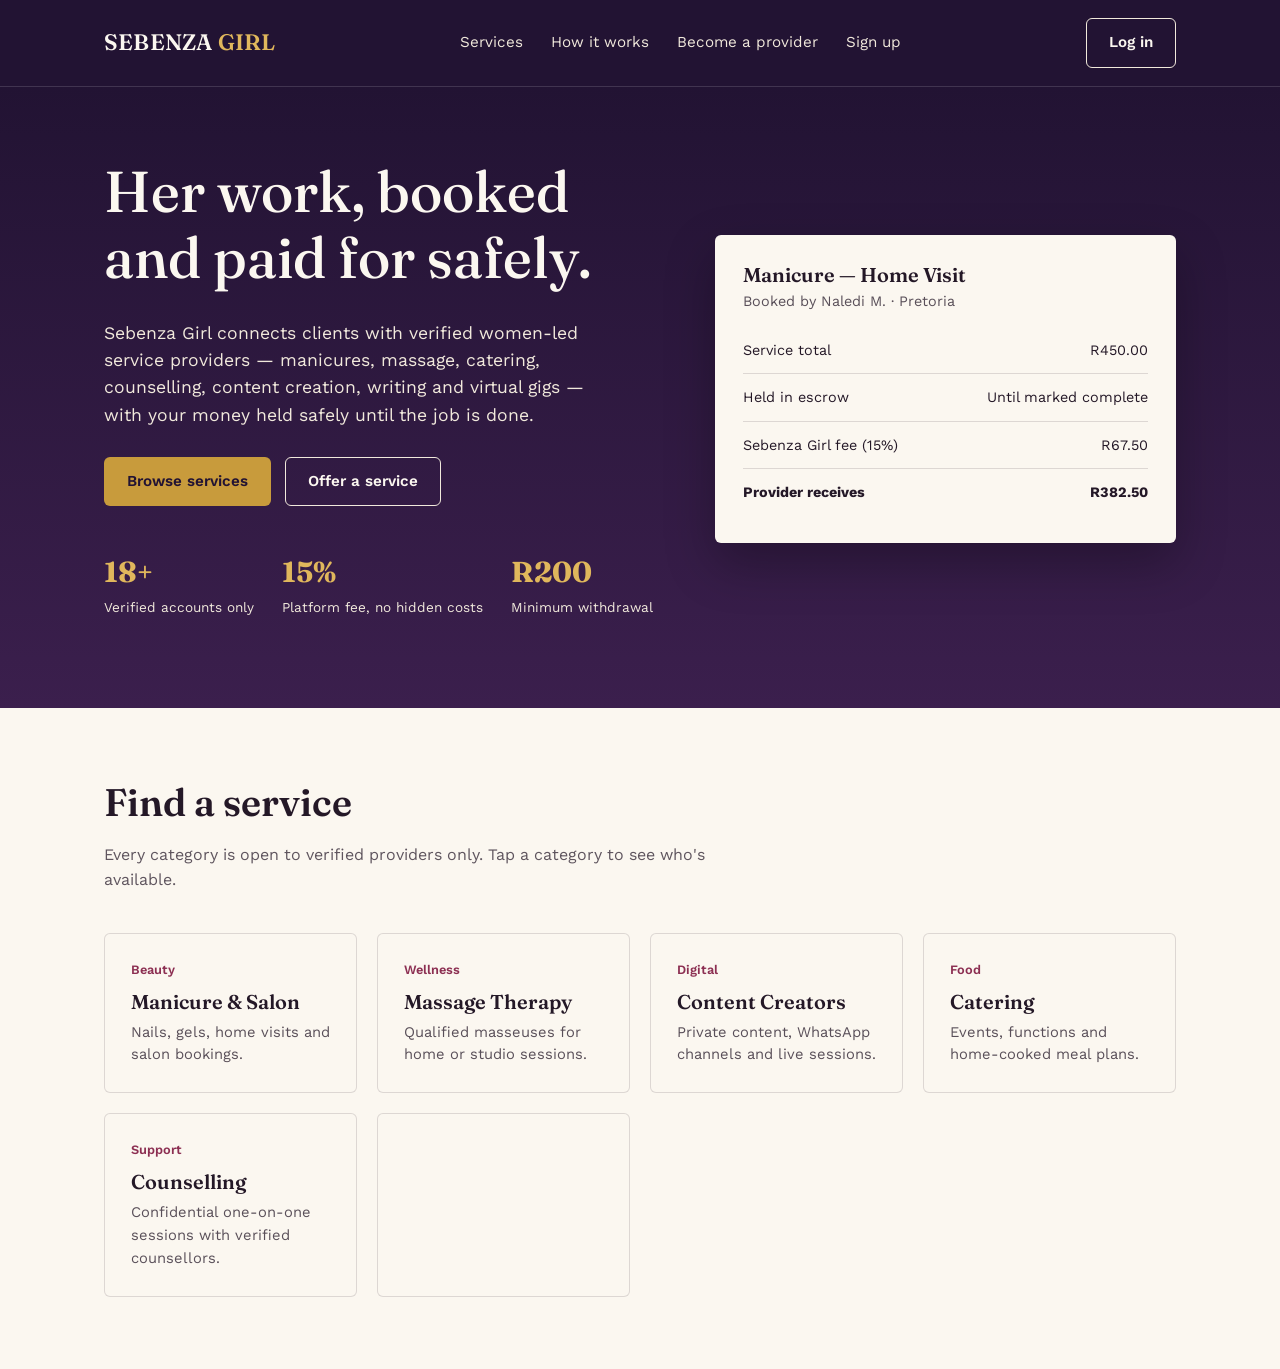
<file: index.html>
<!DOCTYPE html>
<html lang="en-ZA">
<head>
  <meta charset="UTF-8">
  <meta name="viewport" content="width=device-width, initial-scale=1.0">
  <title>Sebenza Girl | Book Trusted Women-Led Services in South Africa</title>
  <meta name="description" content="Sebenza Girl connects clients with verified, women-led service providers — manicurists, massage therapists, caterers, counsellors, writers and more. Book and pay safely, with funds held until the job is done.">
  <link rel="stylesheet" href="styles.css">
</head>
<body>

  <header class="site-header">
    <div class="container">
      <a href="index.html" class="logo">SEBENZA <span class="accent">GIRL</span></a>
      <ul class="nav-links" data-nav-links>
        <li><a href="services.html">Services</a></li>
        <li><a href="services.html#how-it-works">How it works</a></li>
        <li><a href="register.html">Become a provider</a></li>
        <li><a href="register.html">Sign up</a></li>
      </ul>
      <div class="nav-actions">
        <a href="register.html" class="btn btn-outline">Log in</a>
        <button class="nav-toggle" data-nav-toggle aria-label="Toggle menu" aria-expanded="false">☰</button>
      </div>
    </div>
  </header>

  <section class="hero">
    <div class="container">
      <div>
        <h1>Her work, booked and paid for safely.</h1>
        <p class="lede">Sebenza Girl connects clients with verified women-led service providers — manicures, massage, catering, counselling, content creation, writing and virtual gigs — with your money held safely until the job is done.</p>
        <div class="hero-actions">
          <a href="services.html" class="btn btn-primary">Browse services</a>
          <a href="register.html" class="btn btn-outline">Offer a service</a>
        </div>
        <div class="hero-stats">
          <div><strong>18+</strong><span>Verified accounts only</span></div>
          <div><strong>15%</strong><span>Platform fee, no hidden costs</span></div>
          <div><strong>R200</strong><span>Minimum withdrawal</span></div>
        </div>
      </div>
      <div class="hero-card">
        <h3>Manicure — Home Visit</h3>
        <p>Booked by Naledi M. · Pretoria</p>
        <div class="hero-card-row"><span>Service total</span><span>R450.00</span></div>
        <div class="hero-card-row"><span>Held in escrow</span><span>Until marked complete</span></div>
        <div class="hero-card-row"><span>Sebenza Girl fee (15%)</span><span>R67.50</span></div>
        <div class="hero-card-row"><span><strong>Provider receives</strong></span><span><strong>R382.50</strong></span></div>
      </div>
    </div>
  </section>

  <section>
    <div class="container">
      <div class="section-head">
        <h2>Find a service</h2>
        <p>Every category is open to verified providers only. Tap a category to see who's available.</p>
      </div>
      <div class="card-grid">
        <a class="category-card" href="manicure.html">
          <div class="kicker">Beauty</div>
          <h3>Manicure &amp; Salon</h3>
          <p>Nails, gels, home visits and salon bookings.</p>
        </a>
        <a class="category-card" href="services.html#massage">
          <div class="kicker">Wellness</div>
          <h3>Massage Therapy</h3>
          <p>Qualified masseuses for home or studio sessions.</p>
        </a>
        <a class="category-card" href="services.html#content">
          <div class="kicker">Digital</div>
          <h3>Content Creators</h3>
          <p>Private content, WhatsApp channels and live sessions.</p>
        </a>
        <a class="category-card" href="services.html#catering">
          <div class="kicker">Food</div>
          <h3>Catering</h3>
          <p>Events, functions and home-cooked meal plans.</p>
        </a>
        <a class="category-card" href="services.html#counselling">
          <div class="kicker">Support</div>
          <h3>Counselling</h3>
          <p>Confidential one-on-one sessions with verified counsellors.</p>
        </a>
        <a class="category-card" href="services.html#writing">
          <div class="k
</file>
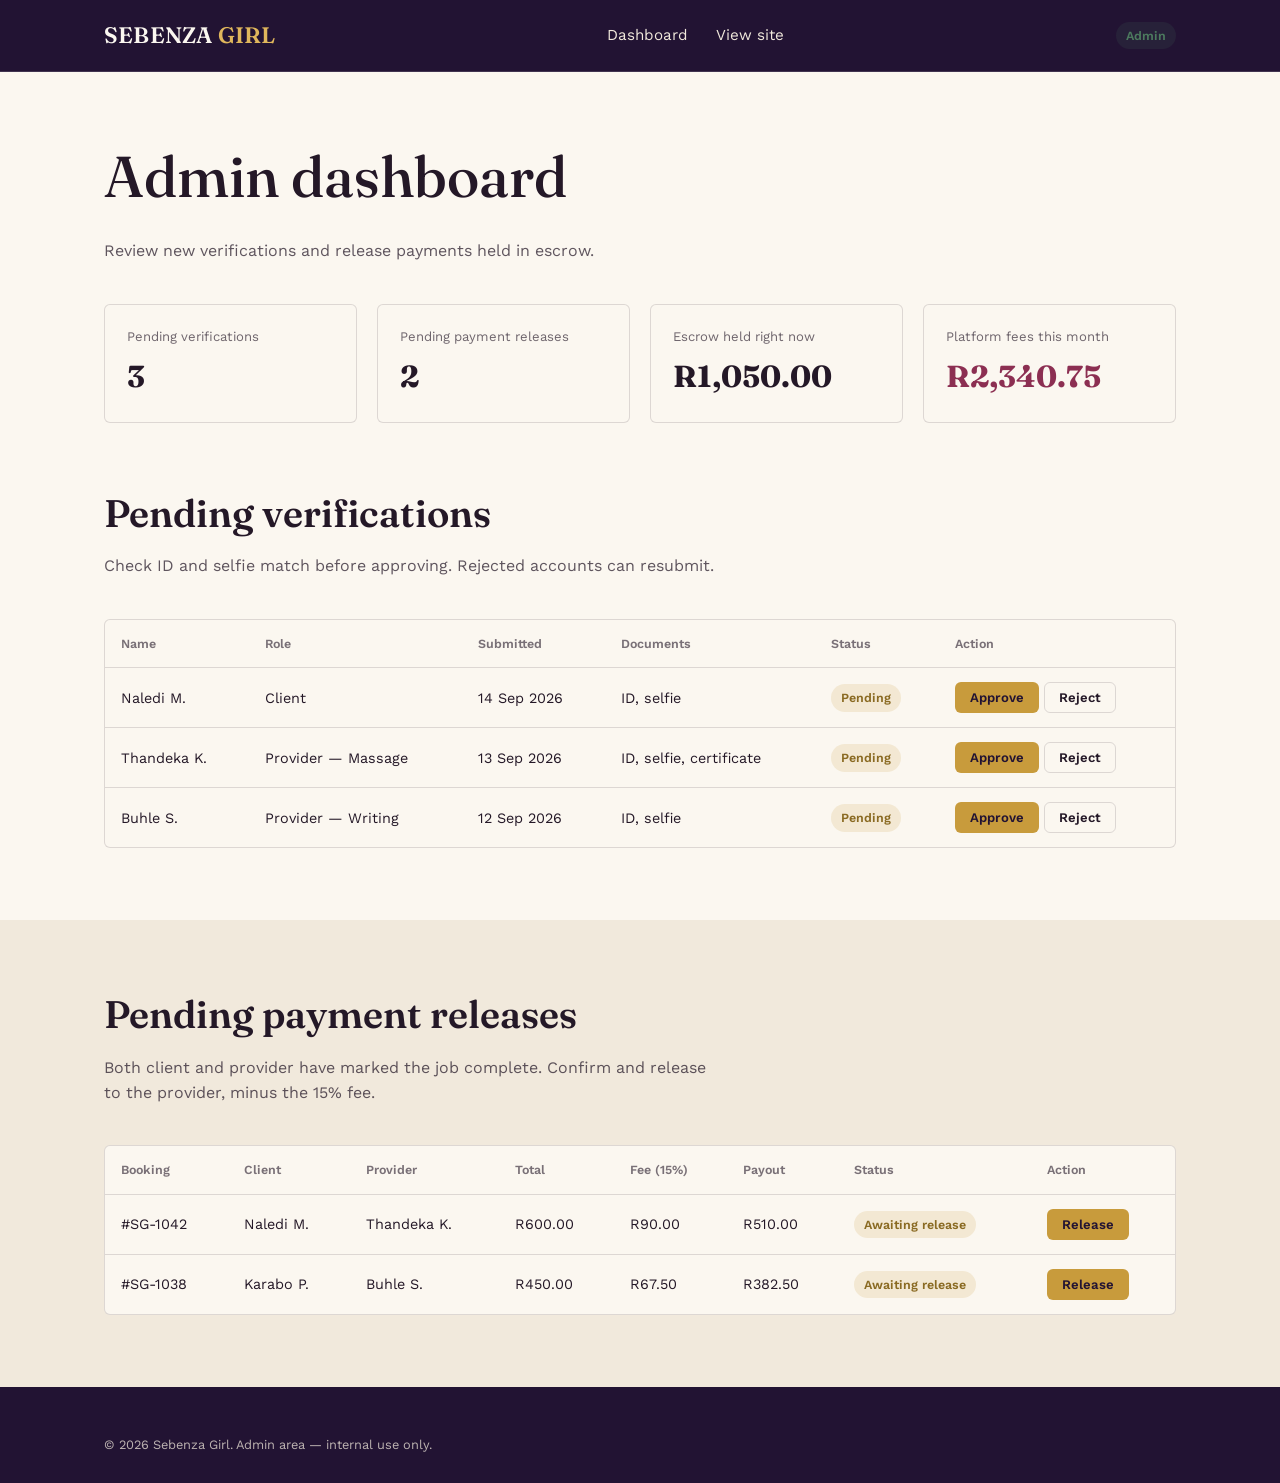
<file: admin-dashboard.html>
<!DOCTYPE html>
<html lang="en-ZA">
<head>
  <meta charset="UTF-8">
  <meta name="viewport" content="width=device-width, initial-scale=1.0">
  <title>Admin Dashboard | Sebenza Girl</title>
  <meta name="description" content="Sebenza Girl admin dashboard — review document verifications and release escrowed payments.">
  <meta name="robots" content="noindex, nofollow">
  <link rel="stylesheet" href="styles.css">
</head>
<body>

  <header class="site-header">
    <div class="container">
      <a href="index.html" class="logo">SEBENZA <span class="accent">GIRL</span></a>
      <ul class="nav-links" data-nav-links>
        <li><a href="admin-dashboard.html">Dashboard</a></li>
        <li><a href="index.html">View site</a></li>
      </ul>
      <div class="nav-actions">
        <span class="badge badge-approved">Admin</span>
        <button class="nav-toggle" data-nav-toggle aria-label="Toggle menu" aria-expanded="false">☰</button>
      </div>
    </div>
  </header>

  <section style="padding-bottom:28px;">
    <div class="container">
      <div class="section-head">
        <h1>Admin dashboard</h1>
        <p>Review new verifications and release payments held in escrow.</p>
      </div>

      <div class="stat-grid">
        <div class="stat-card"><span>Pending verifications</span><strong>3</strong></div>
        <div class="stat-card"><span>Pending payment releases</span><strong>2</strong></div>
        <div class="stat-card"><span>Escrow held right now</span><strong>R1,050.00</strong></div>
        <div class="stat-card"><span>Platform fees this month</span><strong class="gold">R2,340.75</strong></div>
      </div>
    </div>
  </section>

  <section style="padding-top:0;">
    <div class="container">
      <div class="section-head">
        <h2>Pending verifications</h2>
        <p>Check ID and selfie match before approving. Rejected accounts can resubmit.</p>
      </div>
      <div class="data-table-wrap">
        <table class="data-table">
          <thead>
            <tr><th>Name</th><th>Role</th><th>Submitted</th><th>Documents</th><th>Status</th><th>Action</th></tr>
          </thead>
          <tbody>
            <tr>
              <td>Naledi M.</td>
              <td>Client</td>
              <td>14 Sep 2026</td>
              <td>ID, selfie</td>
              <td data-status-cell><span class="badge badge-pending">Pending</span></td>
              <td>
                <button class="btn btn-primary" data-approve-btn>Approve</button>
                <button class="btn btn-outline" style="color:var(--ink); border-color:var(--line-dark);" data-reject-btn>Reject</button>
              </td>
            </tr>
            <tr>
              <td>Thandeka K.</td>
              <td>Provider — Massage</td>
              <td>13 Sep 2026</td>
              <td>ID, selfie, certificate</td>
              <td data-status-cell><span class="badge badge-pending">Pending</span></td>
              <td>
                <button class="btn btn-primary" data-approve-btn>Approve</button>
                <button class="btn btn-outline" style="color:var(--ink); border-color:var(--line-dark);" data-reject-btn>Reject</button>
              </td>
            </tr>
            <tr>
              <td>Buhle S.</td>
              <td>Provider — Writing</td>
              <td>12 Sep 2026</td>
              <td>ID, selfie</td>
              <td data-status-cell><span class="badge badge-pending">Pending</span></td>
              <td>
                <button class="btn btn-primary" data-approve-btn>Approve</button>
                <button class="btn btn-outline" style="color:var(--ink); border-color:var(--line-dark);" data-reject-btn>Reject</button>
              </td>
            </tr>
          </tbody>
        </table>
      </div>
    </div>
  </section>

  <section class="section-dim">
    <div class="container">
      <div class="section-head">
        <h2>Pending payment releases</h2>
        <p>Both client and provider have marked the job complete. Confirm and release to the provider, minus the 15% fee.</p>
      </div>
      <div class="data-table-wrap">
        <table class="data-table">
          <thead>
            <tr><th>Booking</th><th>Client</th><th>Provider</th><th>Total</th><th>Fee (15%)</th><th>Payout</th><th>Status</th><th>Action</th></tr>
          </thead>
          <tbody>
            <tr>
              <td>#SG-1042</td>
              <td>Naledi M.</td>
              <td>Thandeka K.</td>
              <td>R600.00</td>
              <td>R90.00</td>
              <td>R510.00</td>
              <td data-status-cell><span class="badge badge-pending">Awaiting release</span></td>
              <td><button class="btn btn-primary" data-release-btn>Release</button></td>
            </tr>
            <tr>
              <td>#SG-1038</td>
              <td>Karabo P.</td>
              <td>Buhle S.</td>
              <td>R450.00</td>
              <td>R67.50</td>
              <td>R382.50</td>
              <td data-status-cell><span class="badge badge-pending">Awaiting release</span></td>
              <td><button class="btn btn-primary" data-release-btn>Release</button></td>
            </tr>
          </tbody>
        </table>
      </div>
    </div>
  </section>

  <footer class="site-footer">
    <div class="container">
      <div class="footer-bottom" style="border-top:none; padding-top:0;">
        <span>© 2026 Sebenza Girl. Admin area — internal use only.</span>
      </div>
    </div>
  </footer>

  <script src="script.js"></script>
</body>
</html>
</file>
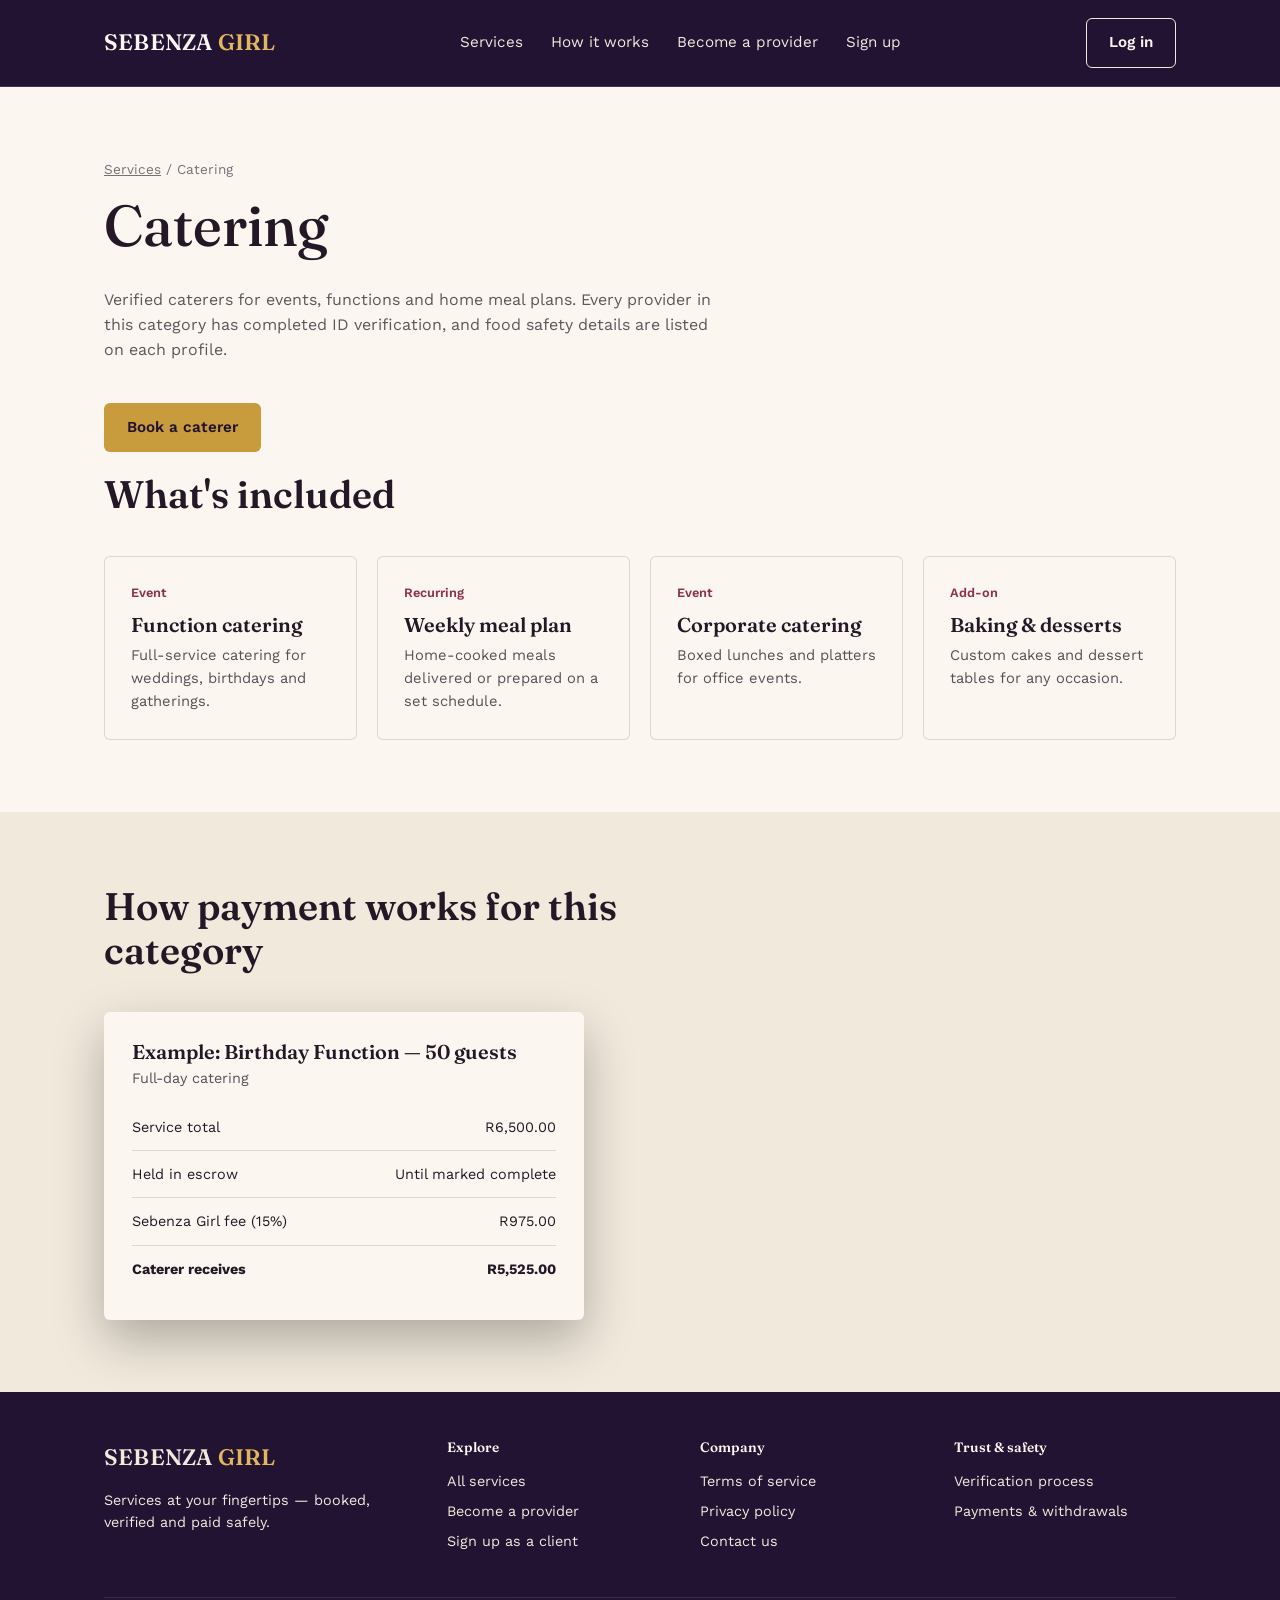
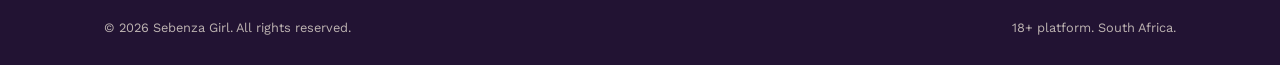
<file: catering.html>
<!DOCTYPE html>
<html lang="en-ZA">
<head>
  <meta charset="UTF-8">
  <meta name="viewport" content="width=device-width, initial-scale=1.0">
  <title>Catering Services | Sebenza Girl</title>
  <meta name="description" content="Book verified caterers on Sebenza Girl for events, functions and home-cooked meal plans. Paid safely, with funds held until the job is done.">
  <link rel="stylesheet" href="styles.css">
</head>
<body>

  <header class="site-header">
    <div class="container">
      <a href="index.html" class="logo">SEBENZA <span class="accent">GIRL</span></a>
      <ul class="nav-links" data-nav-links>
        <li><a href="services.html">Services</a></li>
        <li><a href="index.html#how-it-works">How it works</a></li>
        <li><a href="register.html">Become a provider</a></li>
        <li><a href="register.html">Sign up</a></li>
      </ul>
      <div class="nav-actions">
        <a href="register.html" class="btn btn-outline">Log in</a>
        <button class="nav-toggle" data-nav-toggle aria-label="Toggle menu" aria-expanded="false">☰</button>
      </div>
    </div>
  </header>

  <section style="padding-bottom: 20px;">
    <div class="container">
      <p style="font-size:0.85rem; opacity:0.6;"><a href="services.html">Services</a> / Catering</p>
      <div class="section-head">
        <h1>Catering</h1>
        <p>Verified caterers for events, functions and home meal plans. Every provider in this category has completed ID verification, and food safety details are listed on each profile.</p>
      </div>
      <a href="register.html" class="btn btn-primary">Book a caterer</a>
    </div>
  </section>

  <section style="padding-top: 0;">
    <div class="container">
      <div class="section-head">
        <h2>What's included</h2>
      </div>
      <div class="card-grid">
        <div class="category-card">
          <div class="kicker">Event</div>
          <h3>Function catering</h3>
          <p>Full-service catering for weddings, birthdays and gatherings.</p>
        </div>
        <div class="category-card">
          <div class="kicker">Recurring</div>
          <h3>Weekly meal plan</h3>
          <p>Home-cooked meals delivered or prepared on a set schedule.</p>
        </div>
        <div class="category-card">
          <div class="kicker">Event</div>
          <h3>Corporate catering</h3>
          <p>Boxed lunches and platters for office events.</p>
        </div>
        <div class="category-card">
          <div class="kicker">Add-on</div>
          <h3>Baking &amp; desserts</h3>
          <p>Custom cakes and dessert tables for any occasion.</p>
        </div>
      </div>
    </div>
  </section>

  <section class="section-dim">
    <div class="container">
      <div class="section-head">
        <h2>How payment works for this category</h2>
      </div>
      <div class="hero-card" style="max-width:480px;">
        <h3>Example: Birthday Function — 50 guests</h3>
        <p>Full-day catering</p>
        <div class="hero-card-row"><span>Service total</span><span>R6,500.00</span></div>
        <div class="hero-card-row"><span>Held in escrow</span><span>Until marked complete</span></div>
        <div class="hero-card-row"><span>Sebenza Girl fee (15%)</span><span>R975.00</span></div>
        <div class="hero-card-row"><span><strong>Caterer receives</strong></span><span><strong>R5,525.00</strong></span></div>
      </div>
    </div>
  </section>

  <footer class="site-footer">
    <div class="container">
      <div class="footer-grid">
        <div>
          <a href="index.html" class="logo">SEBENZA <span class="accent">GIRL</span></a>
          <p style="margin-top:14px; max-width: 40ch;">Services at your fingertips — booked, verified and paid safely.</p>
        </div>
        <div>
          <h4>Explore</h4>
          <ul>
            <li><a href="services.html">All services</a></li>
            <li><a href="register.html">Become a provider</a></li>
            <li><a href="register.html">Sign up as a client</a></li>
          </ul>
        </div>
        <div>
          <h4>Company</h4>
          <ul>
            <li><a href="terms.html">Terms of service</a></li>
            <li><a href="privacy.html">Privacy policy</a></li>
            <li><a href="contact.html">Contact us</a></li>
          </ul>
        </div>
        <div>
          <h4>Trust &amp; safety</h4>
          <ul>
            <li><a href="verify-documents.html">Verification process</a></li>
            <li><a href="wallet.html">Payments &amp; withdrawals</a></li>
          </ul>
        </div>
      </div>
      <div class="footer-bottom">
        <span>© 2026 Sebenza Girl. All rights reserved.</span>
        <span>18+ platform. South Africa.</span>
      </div>
    </div>
  </footer>

  <script src="script.js"></script>
</body>
</html>
</file>
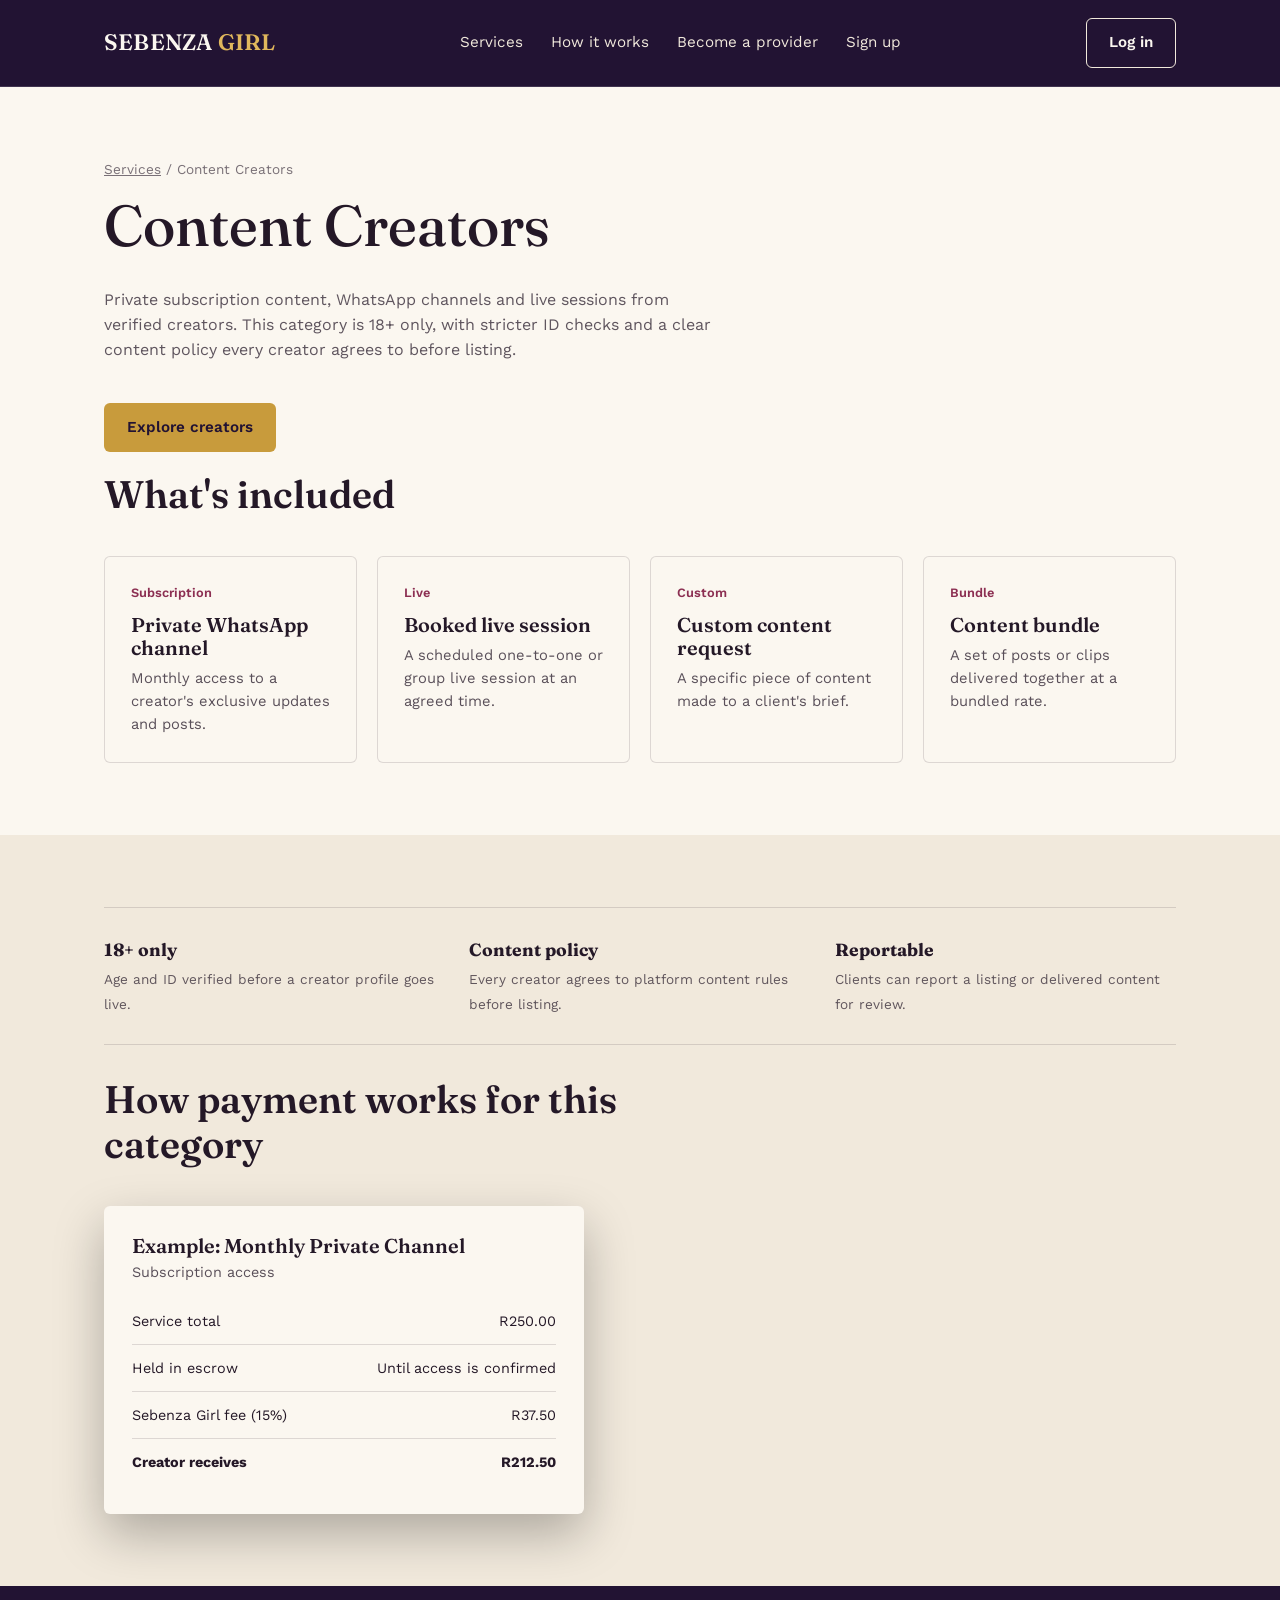
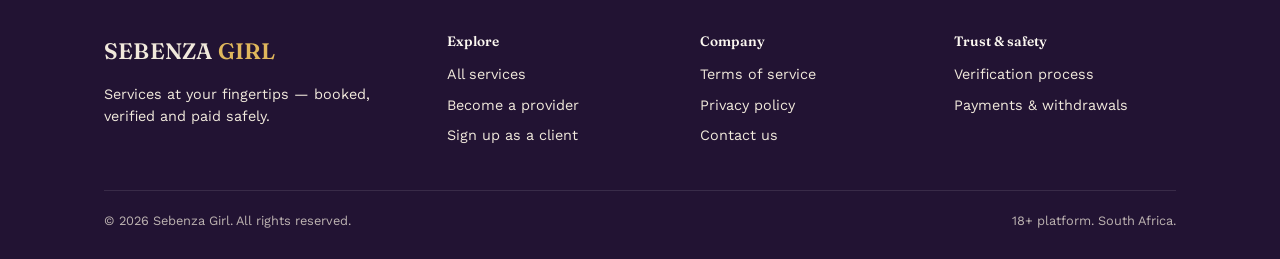
<file: content-creators.html>
<!DOCTYPE html>
<html lang="en-ZA">
<head>
  <meta charset="UTF-8">
  <meta name="viewport" content="width=device-width, initial-scale=1.0">
  <title>Content Creator Services | Sebenza Girl</title>
  <meta name="description" content="Book verified content creators on Sebenza Girl for private subscription content, WhatsApp channels and live sessions. 18+ verified accounts only, paid safely.">
  <link rel="stylesheet" href="styles.css">
</head>
<body>

  <header class="site-header">
    <div class="container">
      <a href="index.html" class="logo">SEBENZA <span class="accent">GIRL</span></a>
      <ul class="nav-links" data-nav-links>
        <li><a href="services.html">Services</a></li>
        <li><a href="index.html#how-it-works">How it works</a></li>
        <li><a href="register.html">Become a provider</a></li>
        <li><a href="register.html">Sign up</a></li>
      </ul>
      <div class="nav-actions">
        <a href="register.html" class="btn btn-outline">Log in</a>
        <button class="nav-toggle" data-nav-toggle aria-label="Toggle menu" aria-expanded="false">☰</button>
      </div>
    </div>
  </header>

  <section style="padding-bottom: 20px;">
    <div class="container">
      <p style="font-size:0.85rem; opacity:0.6;"><a href="services.html">Services</a> / Content Creators</p>
      <div class="section-head">
        <h1>Content Creators</h1>
        <p>Private subscription content, WhatsApp channels and live sessions from verified creators. This category is 18+ only, with stricter ID checks and a clear content policy every creator agrees to before listing.</p>
      </div>
      <a href="register.html" class="btn btn-primary">Explore creators</a>
    </div>
  </section>

  <section style="padding-top: 0;">
    <div class="container">
      <div class="section-head">
        <h2>What's included</h2>
      </div>
      <div class="card-grid">
        <div class="category-card">
          <div class="kicker">Subscription</div>
          <h3>Private WhatsApp channel</h3>
          <p>Monthly access to a creator's exclusive updates and posts.</p>
        </div>
        <div class="category-card">
          <div class="kicker">Live</div>
          <h3>Booked live session</h3>
          <p>A scheduled one-to-one or group live session at an agreed time.</p>
        </div>
        <div class="category-card">
          <div class="kicker">Custom</div>
          <h3>Custom content request</h3>
          <p>A specific piece of content made to a client's brief.</p>
        </div>
        <div class="category-card">
          <div class="kicker">Bundle</div>
          <h3>Content bundle</h3>
          <p>A set of posts or clips delivered together at a bundled rate.</p>
        </div>
      </div>
    </div>
  </section>

  <section class="section-dim">
    <div class="container">
      <div class="trust-strip" style="margin:0 0 32px;">
        <div><strong>18+ only</strong><span>Age and ID verified before a creator profile goes live.</span></div>
        <div><strong>Content policy</strong><span>Every creator agrees to platform content rules before listing.</span></div>
        <div><strong>Reportable</strong><span>Clients can report a listing or delivered content for review.</span></div>
      </div>
      <div class="section-head">
        <h2>How payment works for this category</h2>
      </div>
      <div class="hero-card" style="max-width:480px;">
        <h3>Example: Monthly Private Channel</h3>
        <p>Subscription access</p>
        <div class="hero-card-row"><span>Service total</span><span>R250.00</span></div>
        <div class="hero-card-row"><span>Held in escrow</span><span>Until access is confirmed</span></div>
        <div class="hero-card-row"><span>Sebenza Girl fee (15%)</span><span>R37.50</span></div>
        <div class="hero-card-row"><span><strong>Creator receives</strong></span><span><strong>R212.50</strong></span></div>
      </div>
    </div>
  </section>

  <footer class="site-footer">
    <div class="container">
      <div class="footer-grid">
        <div>
          <a href="index.html" class="logo">SEBENZA <span class="accent">GIRL</span></a>
          <p style="margin-top:14px; max-width: 40ch;">Services at your fingertips — booked, verified and paid safely.</p>
        </div>
        <div>
          <h4>Explore</h4>
          <ul>
            <li><a href="services.html">All services</a></li>
            <li><a href="register.html">Become a provider</a></li>
            <li><a href="register.html">Sign up as a client</a></li>
          </ul>
        </div>
        <div>
          <h4>Company</h4>
          <ul>
            <li><a href="terms.html">Terms of service</a></li>
            <li><a href="privacy.html">Privacy policy</a></li>
            <li><a href="contact.html">Contact us</a></li>
          </ul>
        </div>
        <div>
          <h4>Trust &amp; safety</h4>
          <ul>
            <li><a href="verify-documents.html">Verification process</a></li>
            <li><a href="wallet.html">Payments &amp; withdrawals</a></li>
          </ul>
        </div>
      </div>
      <div class="footer-bottom">
        <span>© 2026 Sebenza Girl. All rights reserved.</span>
        <span>18+ platform. South Africa.</span>
      </div>
    </div>
  </footer>

  <script src="script.js"></script>
</body>
</html>
</file>
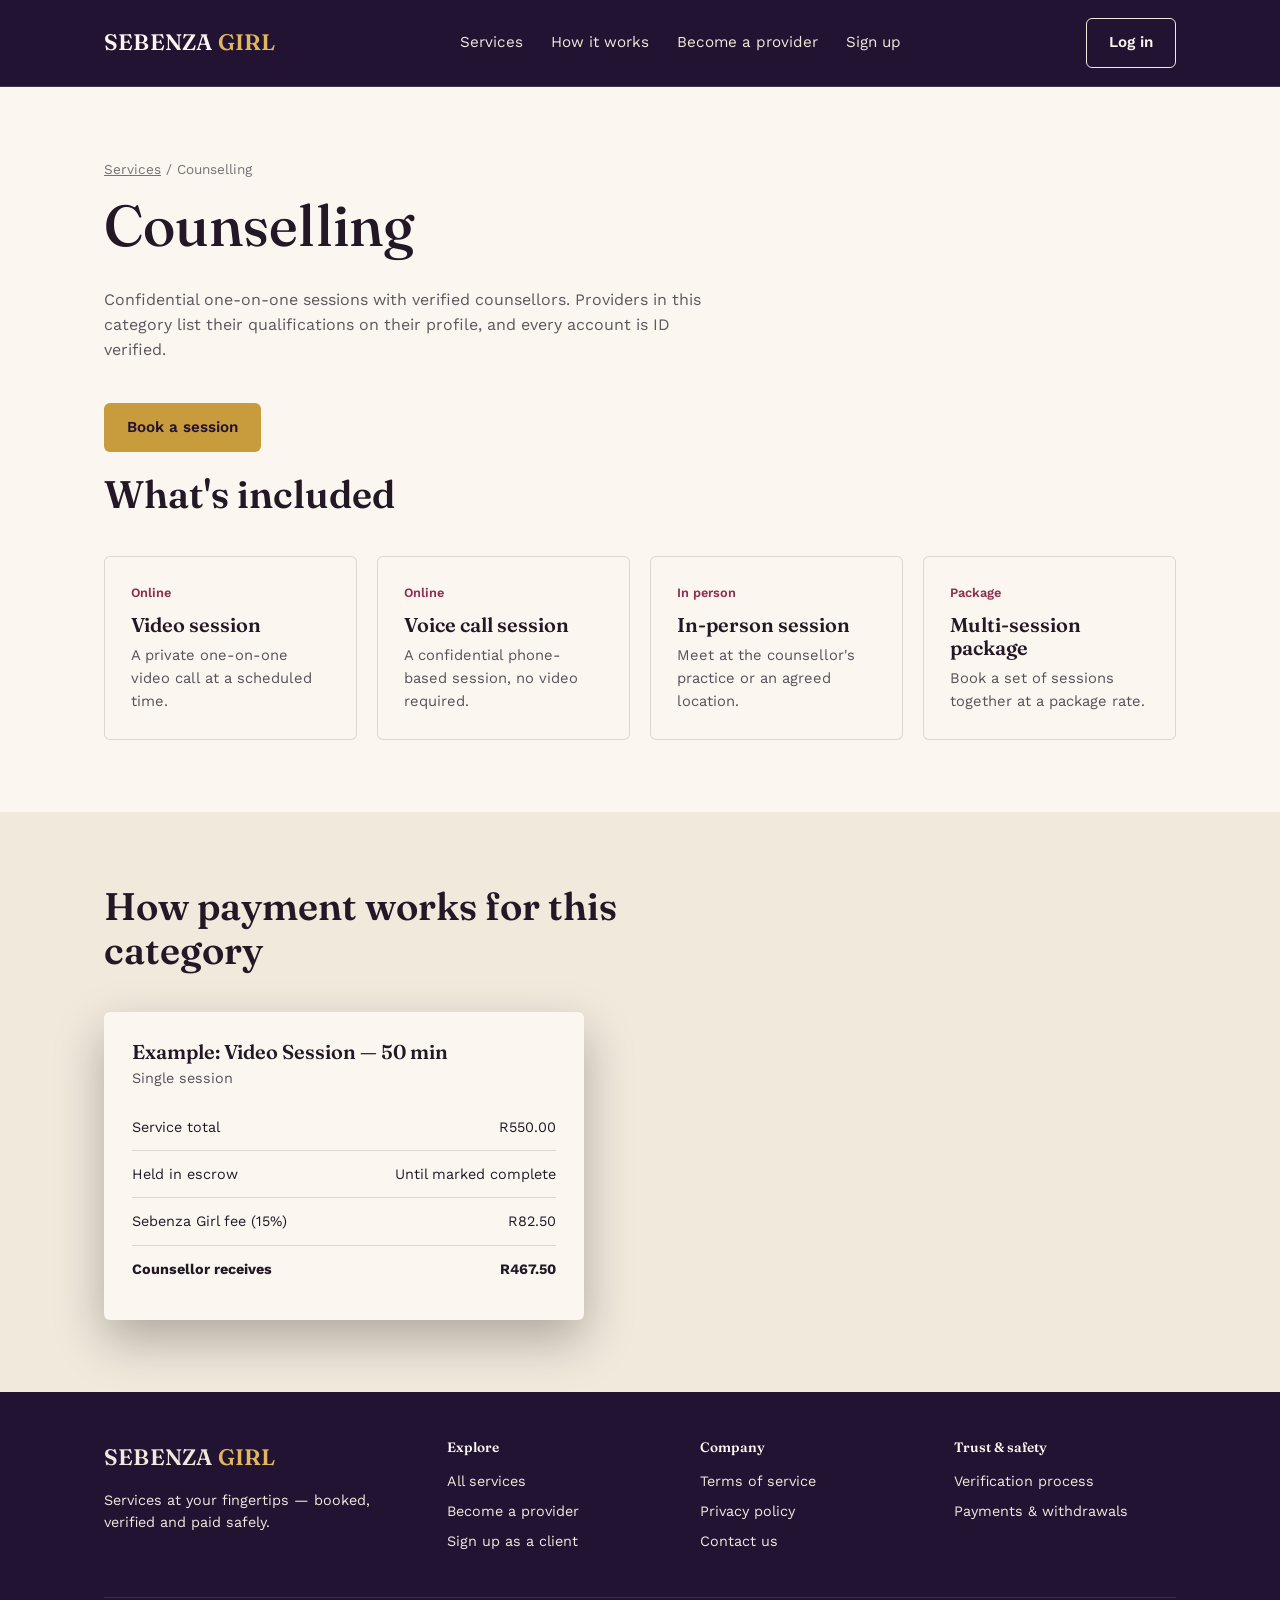
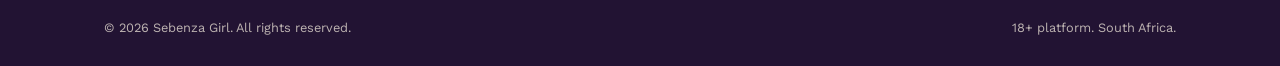
<file: counselling.html>
<!DOCTYPE html>
<html lang="en-ZA">
<head>
  <meta charset="UTF-8">
  <meta name="viewport" content="width=device-width, initial-scale=1.0">
  <title>Counselling Services | Sebenza Girl</title>
  <meta name="description" content="Book confidential sessions with verified counsellors on Sebenza Girl. Paid safely, with funds held until the session is confirmed complete.">
  <link rel="stylesheet" href="styles.css">
</head>
<body>

  <header class="site-header">
    <div class="container">
      <a href="index.html" class="logo">SEBENZA <span class="accent">GIRL</span></a>
      <ul class="nav-links" data-nav-links>
        <li><a href="services.html">Services</a></li>
        <li><a href="index.html#how-it-works">How it works</a></li>
        <li><a href="register.html">Become a provider</a></li>
        <li><a href="register.html">Sign up</a></li>
      </ul>
      <div class="nav-actions">
        <a href="register.html" class="btn btn-outline">Log in</a>
        <button class="nav-toggle" data-nav-toggle aria-label="Toggle menu" aria-expanded="false">☰</button>
      </div>
    </div>
  </header>

  <section style="padding-bottom: 20px;">
    <div class="container">
      <p style="font-size:0.85rem; opacity:0.6;"><a href="services.html">Services</a> / Counselling</p>
      <div class="section-head">
        <h1>Counselling</h1>
        <p>Confidential one-on-one sessions with verified counsellors. Providers in this category list their qualifications on their profile, and every account is ID verified.</p>
      </div>
      <a href="register.html" class="btn btn-primary">Book a session</a>
    </div>
  </section>

  <section style="padding-top: 0;">
    <div class="container">
      <div class="section-head">
        <h2>What's included</h2>
      </div>
      <div class="card-grid">
        <div class="category-card">
          <div class="kicker">Online</div>
          <h3>Video session</h3>
          <p>A private one-on-one video call at a scheduled time.</p>
        </div>
        <div class="category-card">
          <div class="kicker">Online</div>
          <h3>Voice call session</h3>
          <p>A confidential phone-based session, no video required.</p>
        </div>
        <div class="category-card">
          <div class="kicker">In person</div>
          <h3>In-person session</h3>
          <p>Meet at the counsellor's practice or an agreed location.</p>
        </div>
        <div class="category-card">
          <div class="kicker">Package</div>
          <h3>Multi-session package</h3>
          <p>Book a set of sessions together at a package rate.</p>
        </div>
      </div>
    </div>
  </section>

  <section class="section-dim">
    <div class="container">
      <div class="section-head">
        <h2>How payment works for this category</h2>
      </div>
      <div class="hero-card" style="max-width:480px;">
        <h3>Example: Video Session — 50 min</h3>
        <p>Single session</p>
        <div class="hero-card-row"><span>Service total</span><span>R550.00</span></div>
        <div class="hero-card-row"><span>Held in escrow</span><span>Until marked complete</span></div>
        <div class="hero-card-row"><span>Sebenza Girl fee (15%)</span><span>R82.50</span></div>
        <div class="hero-card-row"><span><strong>Counsellor receives</strong></span><span><strong>R467.50</strong></span></div>
      </div>
    </div>
  </section>

  <footer class="site-footer">
    <div class="container">
      <div class="footer-grid">
        <div>
          <a href="index.html" class="logo">SEBENZA <span class="accent">GIRL</span></a>
          <p style="margin-top:14px; max-width: 40ch;">Services at your fingertips — booked, verified and paid safely.</p>
        </div>
        <div>
          <h4>Explore</h4>
          <ul>
            <li><a href="services.html">All services</a></li>
            <li><a href="register.html">Become a provider</a></li>
            <li><a href="register.html">Sign up as a client</a></li>
          </ul>
        </div>
        <div>
          <h4>Company</h4>
          <ul>
            <li><a href="terms.html">Terms of service</a></li>
            <li><a href="privacy.html">Privacy policy</a></li>
            <li><a href="contact.html">Contact us</a></li>
          </ul>
        </div>
        <div>
          <h4>Trust &amp; safety</h4>
          <ul>
            <li><a href="verify-documents.html">Verification process</a></li>
            <li><a href="wallet.html">Payments &amp; withdrawals</a></li>
          </ul>
        </div>
      </div>
      <div class="footer-bottom">
        <span>© 2026 Sebenza Girl. All rights reserved.</span>
        <span>18+ platform. South Africa.</span>
      </div>
    </div>
  </footer>

  <script src="script.js"></script>
</body>
</html>
</file>
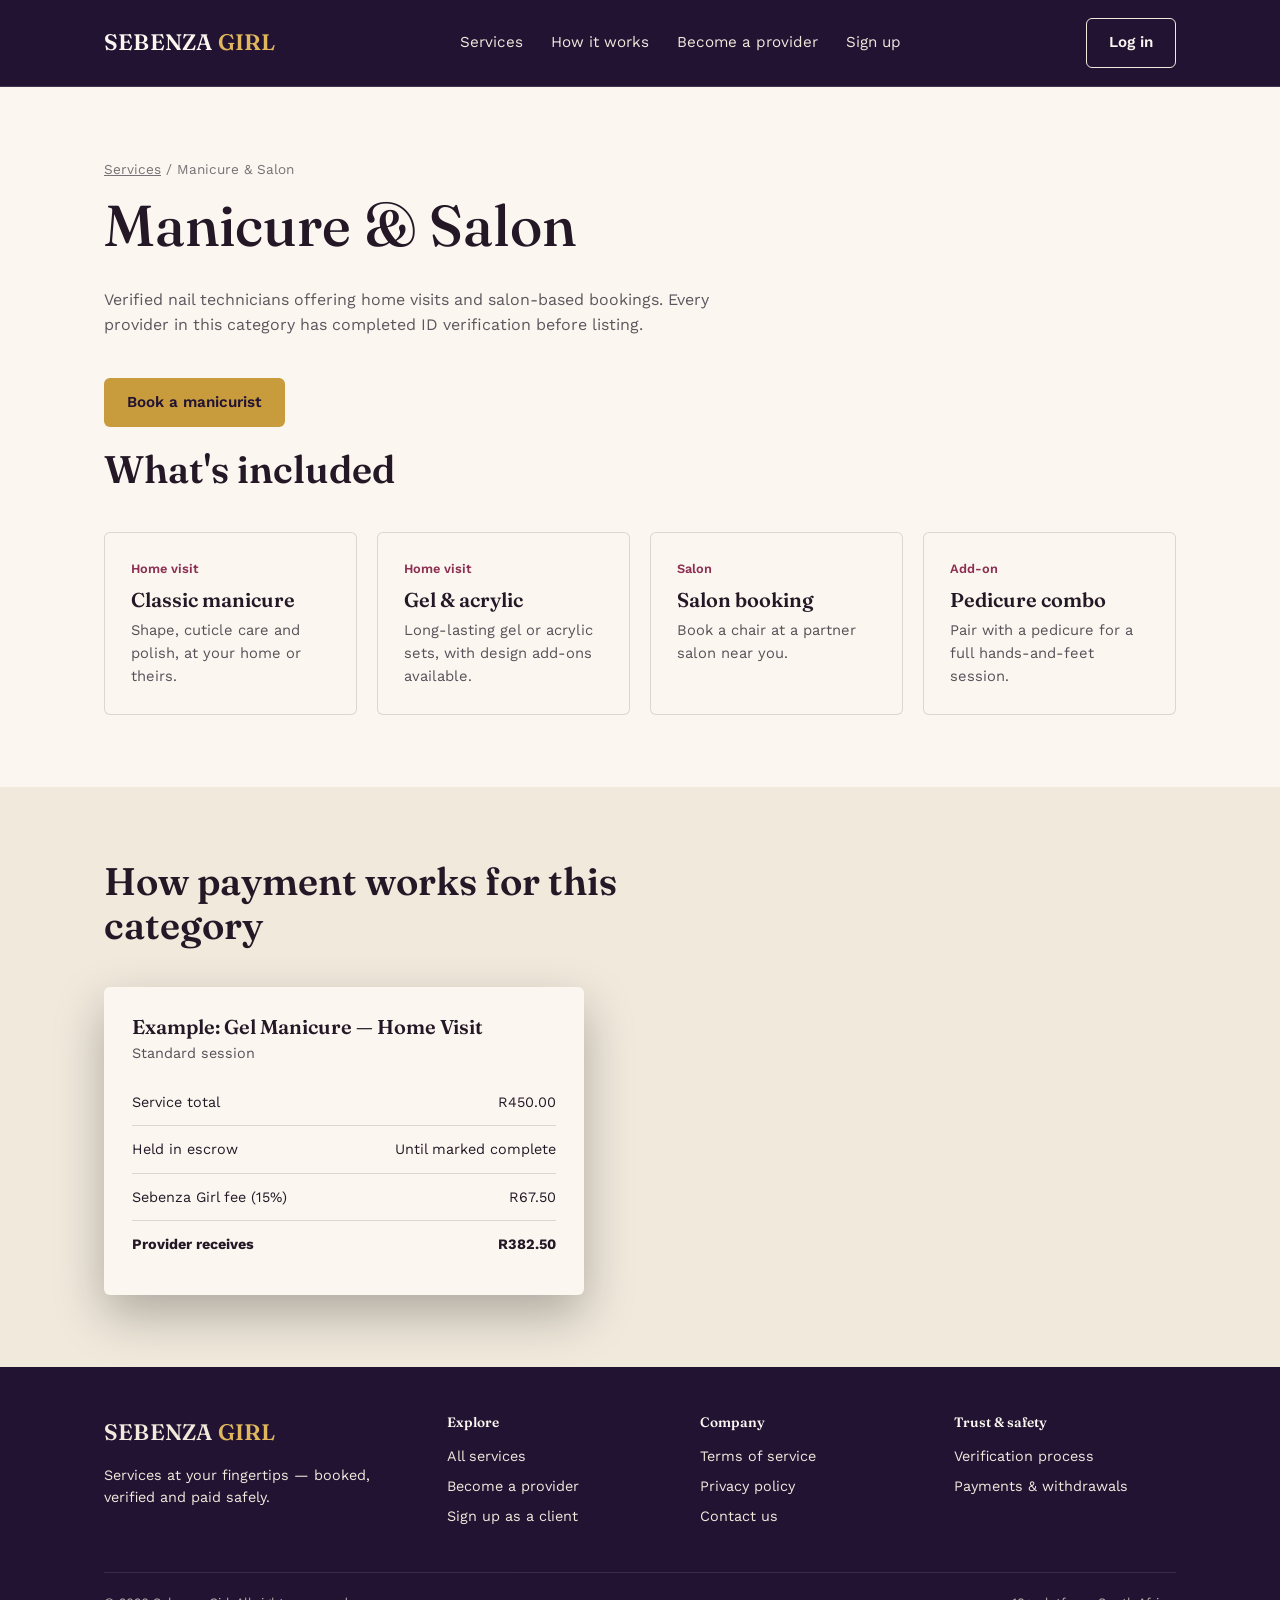
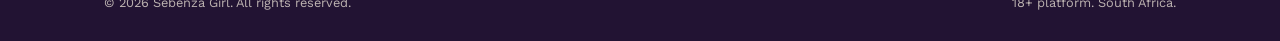
<file: manicure.html>
<!DOCTYPE html>
<html lang="en-ZA">
<head>
  <meta charset="UTF-8">
  <meta name="viewport" content="width=device-width, initial-scale=1.0">
  <title>Manicure &amp; Salon Services | Sebenza Girl</title>
  <meta name="description" content="Book verified manicurists and nail technicians on Sebenza Girl. Home visits and salon bookings, paid safely with funds held until the job is done.">
  <link rel="stylesheet" href="styles.css">
</head>
<body>

  <header class="site-header">
    <div class="container">
      <a href="index.html" class="logo">SEBENZA <span class="accent">GIRL</span></a>
      <ul class="nav-links" data-nav-links>
        <li><a href="services.html">Services</a></li>
        <li><a href="index.html#how-it-works">How it works</a></li>
        <li><a href="register.html">Become a provider</a></li>
        <li><a href="register.html">Sign up</a></li>
      </ul>
      <div class="nav-actions">
        <a href="register.html" class="btn btn-outline">Log in</a>
        <button class="nav-toggle" data-nav-toggle aria-label="Toggle menu" aria-expanded="false">☰</button>
      </div>
    </div>
  </header>

  <section style="padding-bottom: 20px;">
    <div class="container">
      <p style="font-size:0.85rem; opacity:0.6;"><a href="services.html">Services</a> / Manicure &amp; Salon</p>
      <div class="section-head">
        <h1>Manicure &amp; Salon</h1>
        <p>Verified nail technicians offering home visits and salon-based bookings. Every provider in this category has completed ID verification before listing.</p>
      </div>
      <a href="register.html" class="btn btn-primary">Book a manicurist</a>
    </div>
  </section>

  <section style="padding-top: 0;">
    <div class="container">
      <div class="section-head">
        <h2>What's included</h2>
      </div>
      <div class="card-grid">
        <div class="category-card">
          <div class="kicker">Home visit</div>
          <h3>Classic manicure</h3>
          <p>Shape, cuticle care and polish, at your home or theirs.</p>
        </div>
        <div class="category-card">
          <div class="kicker">Home visit</div>
          <h3>Gel &amp; acrylic</h3>
          <p>Long-lasting gel or acrylic sets, with design add-ons available.</p>
        </div>
        <div class="category-card">
          <div class="kicker">Salon</div>
          <h3>Salon booking</h3>
          <p>Book a chair at a partner salon near you.</p>
        </div>
        <div class="category-card">
          <div class="kicker">Add-on</div>
          <h3>Pedicure combo</h3>
          <p>Pair with a pedicure for a full hands-and-feet session.</p>
        </div>
      </div>
    </div>
  </section>

  <section class="section-dim">
    <div class="container">
      <div class="section-head">
        <h2>How payment works for this category</h2>
      </div>
      <div class="hero-card" style="max-width:480px;">
        <h3>Example: Gel Manicure — Home Visit</h3>
        <p>Standard session</p>
        <div class="hero-card-row"><span>Service total</span><span>R450.00</span></div>
        <div class="hero-card-row"><span>Held in escrow</span><span>Until marked complete</span></div>
        <div class="hero-card-row"><span>Sebenza Girl fee (15%)</span><span>R67.50</span></div>
        <div class="hero-card-row"><span><strong>Provider receives</strong></span><span><strong>R382.50</strong></span></div>
      </div>
    </div>
  </section>

  <footer class="site-footer">
    <div class="container">
      <div class="footer-grid">
        <div>
          <a href="index.html" class="logo">SEBENZA <span class="accent">GIRL</span></a>
          <p style="margin-top:14px; max-width: 40ch;">Services at your fingertips — booked, verified and paid safely.</p>
        </div>
        <div>
          <h4>Explore</h4>
          <ul>
            <li><a href="services.html">All services</a></li>
            <li><a href="register.html">Become a provider</a></li>
            <li><a href="register.html">Sign up as a client</a></li>
          </ul>
        </div>
        <div>
          <h4>Company</h4>
          <ul>
            <li><a href="terms.html">Terms of service</a></li>
            <li><a href="privacy.html">Privacy policy</a></li>
            <li><a href="contact.html">Contact us</a></li>
          </ul>
        </div>
        <div>
          <h4>Trust &amp; safety</h4>
          <ul>
            <li><a href="verify-documents.html">Verification process</a></li>
            <li><a href="wallet.html">Payments &amp; withdrawals</a></li>
          </ul>
        </div>
      </div>
      <div class="footer-bottom">
        <span>© 2026 Sebenza Girl. All rights reserved.</span>
        <span>18+ platform. South Africa.</span>
      </div>
    </div>
  </footer>

  <script src="script.js"></script>
</body>
</html>
</file>
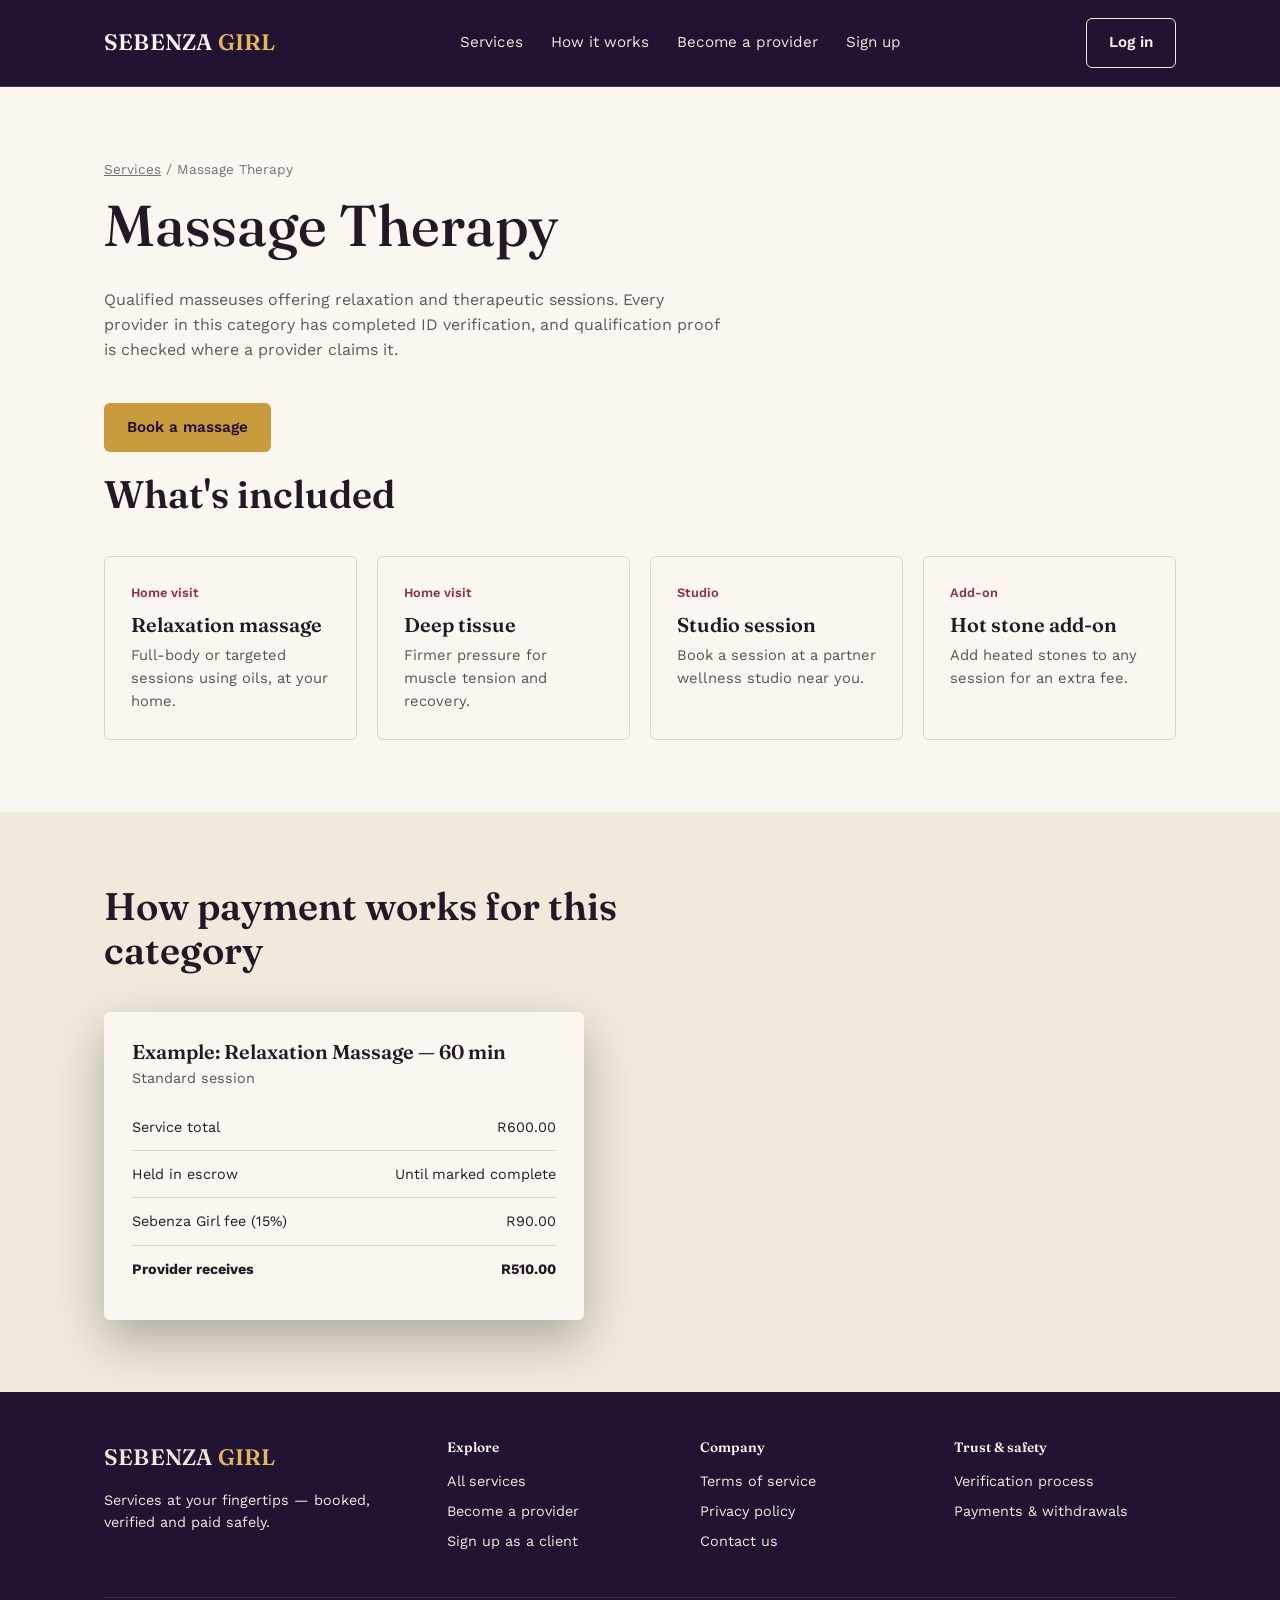
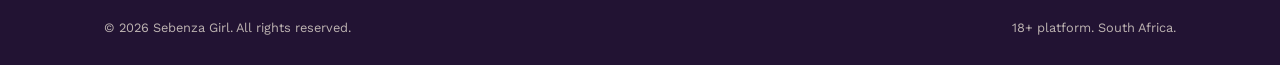
<file: massage.html>
<!DOCTYPE html>
<html lang="en-ZA">
<head>
  <meta charset="UTF-8">
  <meta name="viewport" content="width=device-width, initial-scale=1.0">
  <title>Massage Therapy Services | Sebenza Girl</title>
  <meta name="description" content="Book verified massage therapists on Sebenza Girl. Home visits and studio sessions, paid safely with funds held until the job is done.">
  <link rel="stylesheet" href="styles.css">
</head>
<body>

  <header class="site-header">
    <div class="container">
      <a href="index.html" class="logo">SEBENZA <span class="accent">GIRL</span></a>
      <ul class="nav-links" data-nav-links>
        <li><a href="services.html">Services</a></li>
        <li><a href="index.html#how-it-works">How it works</a></li>
        <li><a href="register.html">Become a provider</a></li>
        <li><a href="register.html">Sign up</a></li>
      </ul>
      <div class="nav-actions">
        <a href="register.html" class="btn btn-outline">Log in</a>
        <button class="nav-toggle" data-nav-toggle aria-label="Toggle menu" aria-expanded="false">☰</button>
      </div>
    </div>
  </header>

  <section style="padding-bottom: 20px;">
    <div class="container">
      <p style="font-size:0.85rem; opacity:0.6;"><a href="services.html">Services</a> / Massage Therapy</p>
      <div class="section-head">
        <h1>Massage Therapy</h1>
        <p>Qualified masseuses offering relaxation and therapeutic sessions. Every provider in this category has completed ID verification, and qualification proof is checked where a provider claims it.</p>
      </div>
      <a href="register.html" class="btn btn-primary">Book a massage</a>
    </div>
  </section>

  <section style="padding-top: 0;">
    <div class="container">
      <div class="section-head">
        <h2>What's included</h2>
      </div>
      <div class="card-grid">
        <div class="category-card">
          <div class="kicker">Home visit</div>
          <h3>Relaxation massage</h3>
          <p>Full-body or targeted sessions using oils, at your home.</p>
        </div>
        <div class="category-card">
          <div class="kicker">Home visit</div>
          <h3>Deep tissue</h3>
          <p>Firmer pressure for muscle tension and recovery.</p>
        </div>
        <div class="category-card">
          <div class="kicker">Studio</div>
          <h3>Studio session</h3>
          <p>Book a session at a partner wellness studio near you.</p>
        </div>
        <div class="category-card">
          <div class="kicker">Add-on</div>
          <h3>Hot stone add-on</h3>
          <p>Add heated stones to any session for an extra fee.</p>
        </div>
      </div>
    </div>
  </section>

  <section class="section-dim">
    <div class="container">
      <div class="section-head">
        <h2>How payment works for this category</h2>
      </div>
      <div class="hero-card" style="max-width:480px;">
        <h3>Example: Relaxation Massage — 60 min</h3>
        <p>Standard session</p>
        <div class="hero-card-row"><span>Service total</span><span>R600.00</span></div>
        <div class="hero-card-row"><span>Held in escrow</span><span>Until marked complete</span></div>
        <div class="hero-card-row"><span>Sebenza Girl fee (15%)</span><span>R90.00</span></div>
        <div class="hero-card-row"><span><strong>Provider receives</strong></span><span><strong>R510.00</strong></span></div>
      </div>
    </div>
  </section>

  <footer class="site-footer">
    <div class="container">
      <div class="footer-grid">
        <div>
          <a href="index.html" class="logo">SEBENZA <span class="accent">GIRL</span></a>
          <p style="margin-top:14px; max-width: 40ch;">Services at your fingertips — booked, verified and paid safely.</p>
        </div>
        <div>
          <h4>Explore</h4>
          <ul>
            <li><a href="services.html">All services</a></li>
            <li><a href="register.html">Become a provider</a></li>
            <li><a href="register.html">Sign up as a client</a></li>
          </ul>
        </div>
        <div>
          <h4>Company</h4>
          <ul>
            <li><a href="terms.html">Terms of service</a></li>
            <li><a href="privacy.html">Privacy policy</a></li>
            <li><a href="contact.html">Contact us</a></li>
          </ul>
        </div>
        <div>
          <h4>Trust &amp; safety</h4>
          <ul>
            <li><a href="verify-documents.html">Verification process</a></li>
            <li><a href="wallet.html">Payments &amp; withdrawals</a></li>
          </ul>
        </div>
      </div>
      <div class="footer-bottom">
        <span>© 2026 Sebenza Girl. All rights reserved.</span>
        <span>18+ platform. South Africa.</span>
      </div>
    </div>
  </footer>

  <script src="script.js"></script>
</body>
</html>
</file>
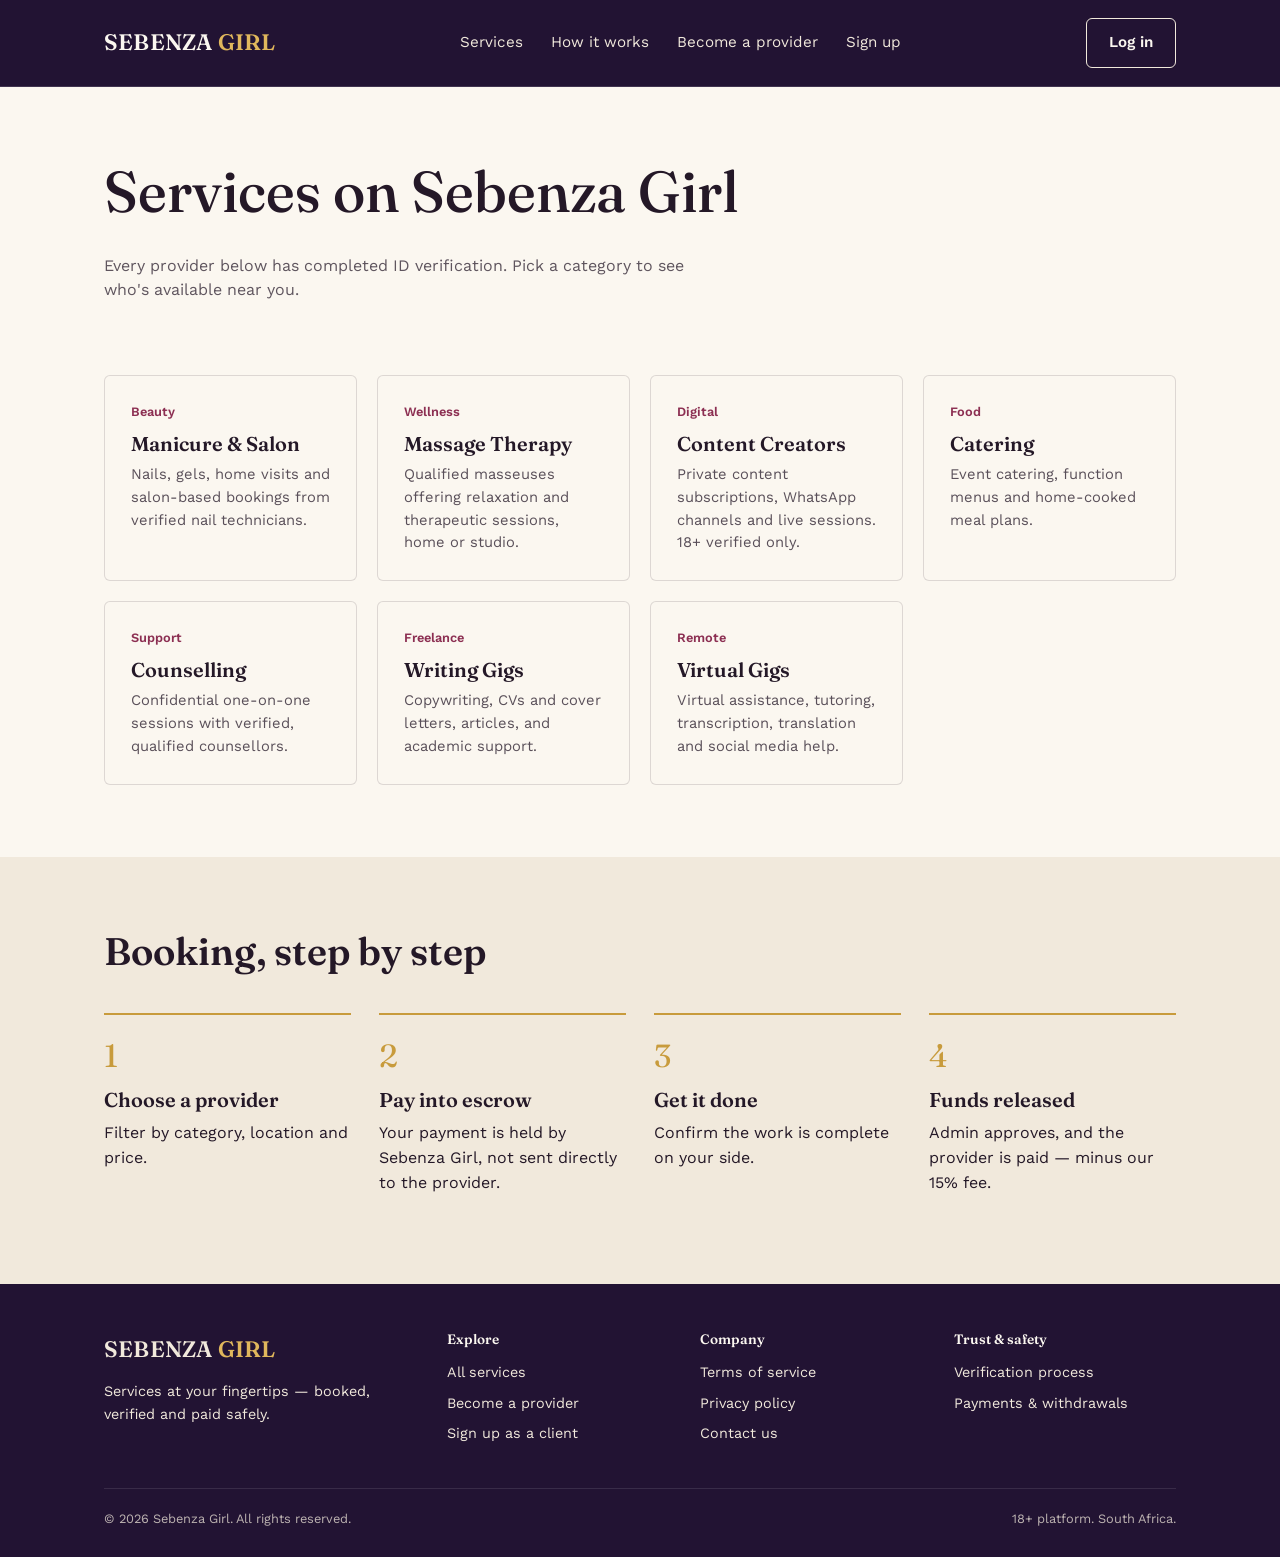
<file: services.html>
<!DOCTYPE html>
<html lang="en-ZA">
<head>
  <meta charset="UTF-8">
  <meta name="viewport" content="width=device-width, initial-scale=1.0">
  <title>Browse Services | Sebenza Girl</title>
  <meta name="description" content="Browse verified service categories on Sebenza Girl: manicure, massage, content creation, catering, counselling, writing gigs and virtual gigs. All providers are 18+ and ID verified.">
  <link rel="stylesheet" href="styles.css">
</head>
<body>

  <header class="site-header">
    <div class="container">
      <a href="index.html" class="logo">SEBENZA <span class="accent">GIRL</span></a>
      <ul class="nav-links" data-nav-links>
        <li><a href="services.html">Services</a></li>
        <li><a href="index.html#how-it-works">How it works</a></li>
        <li><a href="register.html">Become a provider</a></li>
        <li><a href="register.html">Sign up</a></li>
      </ul>
      <div class="nav-actions">
        <a href="register.html" class="btn btn-outline">Log in</a>
        <button class="nav-toggle" data-nav-toggle aria-label="Toggle menu" aria-expanded="false">☰</button>
      </div>
    </div>
  </header>

  <section style="padding-bottom: 32px;">
    <div class="container">
      <div class="section-head">
        <h1>Services on Sebenza Girl</h1>
        <p>Every provider below has completed ID verification. Pick a category to see who's available near you.</p>
      </div>
    </div>
  </section>

  <section id="manicure" style="padding-top:0;">
    <div class="container">
      <div class="card-grid">

        <a class="category-card" href="manicure.html">
          <div class="kicker">Beauty</div>
          <h3>Manicure &amp; Salon</h3>
          <p>Nails, gels, home visits and salon-based bookings from verified nail technicians.</p>
        </a>

        <a class="category-card" href="massage.html" id="massage">
          <div class="kicker">Wellness</div>
          <h3>Massage Therapy</h3>
          <p>Qualified masseuses offering relaxation and therapeutic sessions, home or studio.</p>
        </a>

        <a class="category-card" href="content-creators.html" id="content">
          <div class="kicker">Digital</div>
          <h3>Content Creators</h3>
          <p>Private content subscriptions, WhatsApp channels and live sessions. 18+ verified only.</p>
        </a>

        <a class="category-card" href="catering.html" id="catering">
          <div class="kicker">Food</div>
          <h3>Catering</h3>
          <p>Event catering, function menus and home-cooked meal plans.</p>
        </a>

        <a class="category-card" href="counselling.html" id="counselling">
          <div class="kicker">Support</div>
          <h3>Counselling</h3>
          <p>Confidential one-on-one sessions with verified, qualified counsellors.</p>
        </a>

        <a class="category-card" href="writing-gigs.html" id="writing">
          <div class="kicker">Freelance</div>
          <h3>Writing Gigs</h3>
          <p>Copywriting, CVs and cover letters, articles, and academic support.</p>
        </a>

        <a class="category-card" href="virtual-gigs.html" id="virtual">
          <div class="kicker">Remote</div>
          <h3>Virtual Gigs</h3>
          <p>Virtual assistance, tutoring, transcription, translation and social media help.</p>
        </a>

      </div>
    </div>
  </section>

  <section class="section-dim" id="how-it-works">
    <div class="container">
      <div class="section-head">
        <h2>Booking, step by step</h2>
      </div>
      <div class="steps">
        <div class="step"><span class="num">1</span><h3>Choose a provider</h3><p>Filter by category, location and price.</p></div>
        <div class="step"><span class="num">2</span><h3>Pay into escrow</h3><p>Your payment is held by Sebenza Girl, not sent directly to the provider.</p></div>
        <div class="step"><span class="num">3</span><h3>Get it done</h3><p>Confirm the work is complete on your side.</p></div>
        <div class="step"><span class="num">4</span><h3>Funds released</h3><p>Admin approves, and the provider is paid — minus our 15% fee.</p></div>
      </div>
    </div>
  </section>

  <footer class="site-footer">
    <div class="container">
      <div class="footer-grid">
        <div>
          <a href="index.html" class="logo">SEBENZA <span class="accent">GIRL</span></a>
          <p style="margin-top:14px; max-width: 40ch;">Services at your fingertips — booked, verified and paid safely.</p>
        </div>
        <div>
          <h4>Explore</h4>
          <ul>
            <li><a href="services.html">All services</a></li>
            <li><a href="register.html">Become a provider</a></li>
            <li><a href="register.html">Sign up as a client</a></li>
          </ul>
        </div>
        <div>
          <h4>Company</h4>
          <ul>
            <li><a href="terms.html">Terms of service</a></li>
            <li><a href="privacy.html">Privacy policy</a></li>
            <li><a href="contact.html">Contact us</a></li>
          </ul>
        </div>
        <div>
          <h4>Trust &amp; safety</h4>
          <ul>
            <li><a href="verify-documents.html">Verification process</a></li>
            <li><a href="wallet.html">Payments &amp; withdrawals</a></li>
          </ul>
        </div>
      </div>
      <div class="footer-bottom">
        <span>© 2026 Sebenza Girl. All rights reserved.</span>
        <span>18+ platform. South Africa.</span>
      </div>
    </div>
  </footer>

  <script src="script.js"></script>
</body>
</html>
</file>
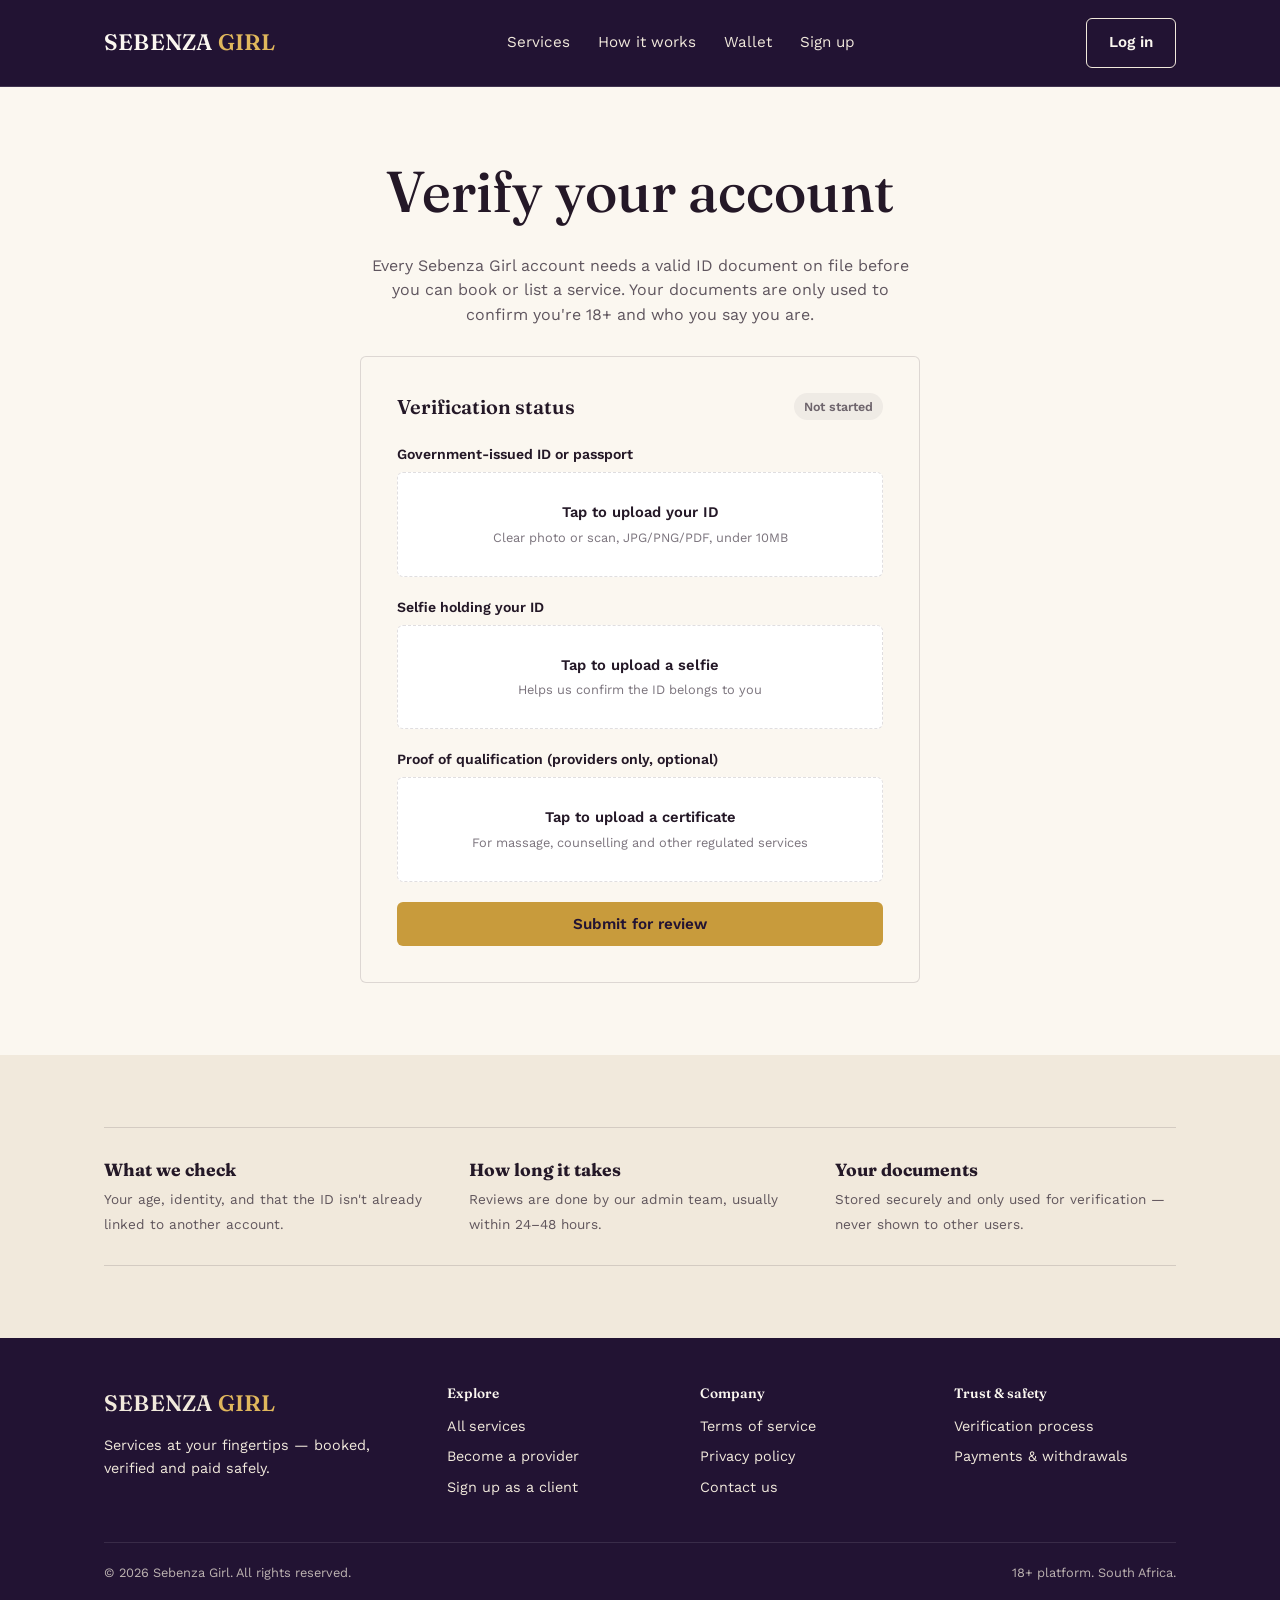
<file: verify-documents.html>
<!DOCTYPE html>
<html lang="en-ZA">
<head>
  <meta charset="UTF-8">
  <meta name="viewport" content="width=device-width, initial-scale=1.0">
  <title>Verify Your Documents | Sebenza Girl</title>
  <meta name="description" content="Upload your ID document to verify your Sebenza Girl account. Required for all clients and providers before booking or listing services.">
  <link rel="stylesheet" href="styles.css">
</head>
<body>

  <header class="site-header">
    <div class="container">
      <a href="index.html" class="logo">SEBENZA <span class="accent">GIRL</span></a>
      <ul class="nav-links" data-nav-links>
        <li><a href="services.html">Services</a></li>
        <li><a href="index.html#how-it-works">How it works</a></li>
        <li><a href="wallet.html">Wallet</a></li>
        <li><a href="register.html">Sign up</a></li>
      </ul>
      <div class="nav-actions">
        <a href="register.html" class="btn btn-outline">Log in</a>
        <button class="nav-toggle" data-nav-toggle aria-label="Toggle menu" aria-expanded="false">☰</button>
      </div>
    </div>
  </header>

  <section>
    <div class="container">
      <div class="section-head" style="margin: 0 auto 28px; text-align:center; max-width:560px;">
        <h1>Verify your account</h1>
        <p>Every Sebenza Girl account needs a valid ID document on file before you can book or list a service. Your documents are only used to confirm you're 18+ and who you say you are.</p>
      </div>

      <div class="form-shell">
        <div style="display:flex; align-items:center; justify-content:space-between; margin-bottom:24px;">
          <h3 style="margin:0;">Verification status</h3>
          <span id="verify-status" class="badge badge-not-started">Not started</span>
        </div>

        <div id="verify-message" class="form-message" role="alert"></div>

        <form id="verify-form" novalidate>
          <div class="field">
            <label for="id-document">Government-issued ID or passport</label>
            <div class="upload-box" data-upload-box tabindex="0">
              <div class="upload-label">Tap to upload your ID</div>
              <div class="upload-hint">Clear photo or scan, JPG/PNG/PDF, under 10MB</div>
              <div class="file-name"></div>
              <input type="file" id="id-document" name="id-document" accept="image/*,.pdf">
            </div>
          </div>

          <div class="field">
            <label for="selfie">Selfie holding your ID</label>
            <div class="upload-box" data-upload-box tabindex="0">
              <div class="upload-label">Tap to upload a selfie</div>
              <div class="upload-hint">Helps us confirm the ID belongs to you</div>
              <div class="file-name"></div>
              <input type="file" id="selfie" name="selfie" accept="image/*">
            </div>
          </div>

          <div class="field">
            <label for="proof-qual">Proof of qualification (providers only, optional)</label>
            <div class="upload-box" data-upload-box tabindex="0">
              <div class="upload-label">Tap to upload a certificate</div>
              <div class="upload-hint">For massage, counselling and other regulated services</div>
              <div class="file-name"></div>
              <input type="file" id="proof-qual" name="proof-qual" accept="image/*,.pdf">
            </div>
          </div>

          <button type="submit" class="btn btn-primary btn-block">Submit for review</button>
        </form>
      </div>
    </div>
  </section>

  <section class="section-dim">
    <div class="container">
      <div class="trust-strip" style="margin:0;">
        <div><strong>What we check</strong><span>Your age, identity, and that the ID isn't already linked to another account.</span></div>
        <div><strong>How long it takes</strong><span>Reviews are done by our admin team, usually within 24–48 hours.</span></div>
        <div><strong>Your documents</strong><span>Stored securely and only used for verification — never shown to other users.</span></div>
      </div>
    </div>
  </section>

  <footer class="site-footer">
    <div class="container">
      <div class="footer-grid">
        <div>
          <a href="index.html" class="logo">SEBENZA <span class="accent">GIRL</span></a>
          <p style="margin-top:14px; max-width: 40ch;">Services at your fingertips — booked, verified and paid safely.</p>
        </div>
        <div>
          <h4>Explore</h4>
          <ul>
            <li><a href="services.html">All services</a></li>
            <li><a href="register.html">Become a provider</a></li>
            <li><a href="register.html">Sign up as a client</a></li>
          </ul>
        </div>
        <div>
          <h4>Company</h4>
          <ul>
            <li><a href="terms.html">Terms of service</a></li>
            <li><a href="privacy.html">Privacy policy</a></li>
            <li><a href="contact.html">Contact us</a></li>
          </ul>
        </div>
        <div>
          <h4>Trust &amp; safety</h4>
          <ul>
            <li><a href="verify-documents.html">Verification process</a></li>
            <li><a href="wallet.html">Payments &amp; withdrawals</a></li>
          </ul>
        </div>
      </div>
      <div class="footer-bottom">
        <span>© 2026 Sebenza Girl. All rights reserved.</span>
        <span>18+ platform. South Africa.</span>
      </div>
    </div>
  </footer>

  <script src="script.js"></script>
</body>
</html>
</file>
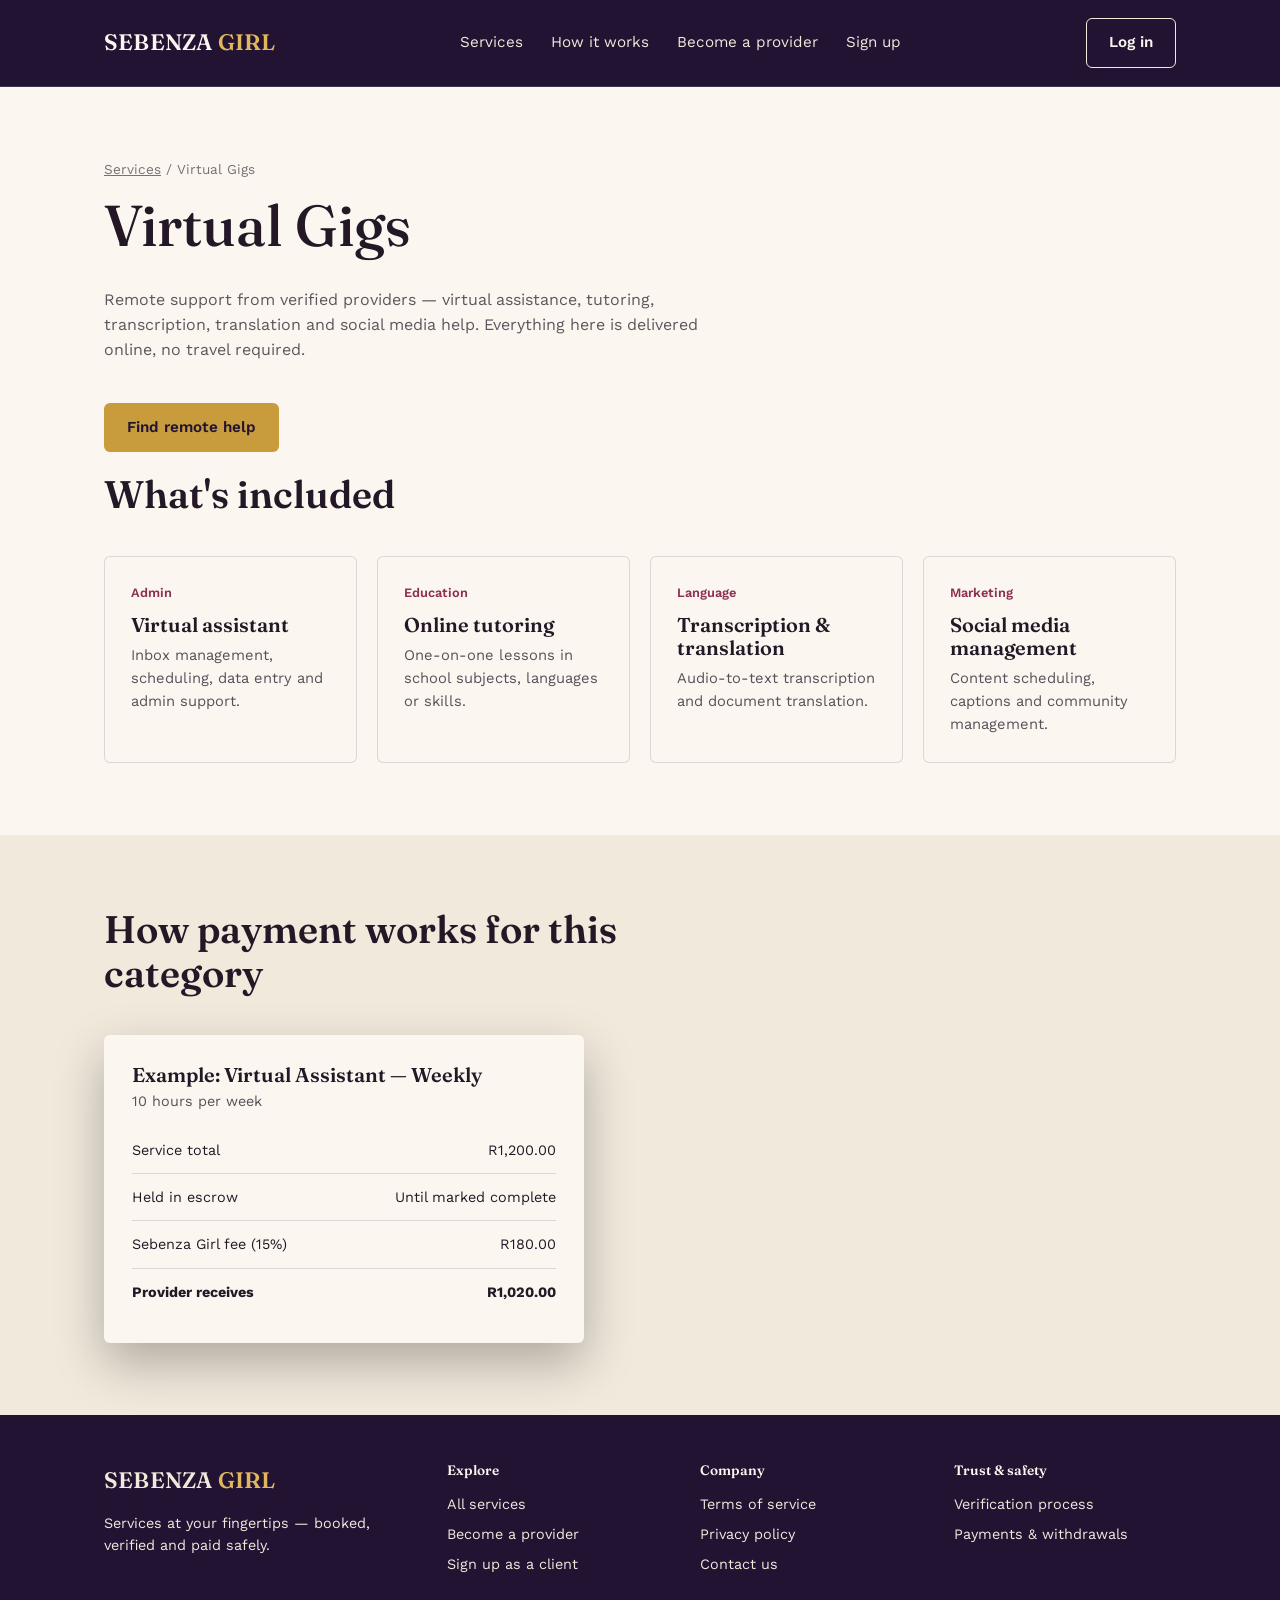
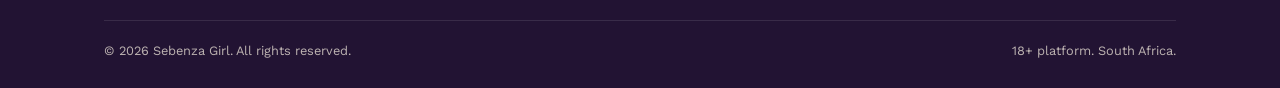
<file: virtual-gigs.html>
<!DOCTYPE html>
<html lang="en-ZA">
<head>
  <meta charset="UTF-8">
  <meta name="viewport" content="width=device-width, initial-scale=1.0">
  <title>Virtual Gigs | Sebenza Girl</title>
  <meta name="description" content="Book verified virtual assistants, tutors and transcribers on Sebenza Girl. Paid safely, with funds held until the work is delivered.">
  <link rel="stylesheet" href="styles.css">
</head>
<body>

  <header class="site-header">
    <div class="container">
      <a href="index.html" class="logo">SEBENZA <span class="accent">GIRL</span></a>
      <ul class="nav-links" data-nav-links>
        <li><a href="services.html">Services</a></li>
        <li><a href="index.html#how-it-works">How it works</a></li>
        <li><a href="register.html">Become a provider</a></li>
        <li><a href="register.html">Sign up</a></li>
      </ul>
      <div class="nav-actions">
        <a href="register.html" class="btn btn-outline">Log in</a>
        <button class="nav-toggle" data-nav-toggle aria-label="Toggle menu" aria-expanded="false">☰</button>
      </div>
    </div>
  </header>

  <section style="padding-bottom: 20px;">
    <div class="container">
      <p style="font-size:0.85rem; opacity:0.6;"><a href="services.html">Services</a> / Virtual Gigs</p>
      <div class="section-head">
        <h1>Virtual Gigs</h1>
        <p>Remote support from verified providers — virtual assistance, tutoring, transcription, translation and social media help. Everything here is delivered online, no travel required.</p>
      </div>
      <a href="register.html" class="btn btn-primary">Find remote help</a>
    </div>
  </section>

  <section style="padding-top: 0;">
    <div class="container">
      <div class="section-head">
        <h2>What's included</h2>
      </div>
      <div class="card-grid">
        <div class="category-card">
          <div class="kicker">Admin</div>
          <h3>Virtual assistant</h3>
          <p>Inbox management, scheduling, data entry and admin support.</p>
        </div>
        <div class="category-card">
          <div class="kicker">Education</div>
          <h3>Online tutoring</h3>
          <p>One-on-one lessons in school subjects, languages or skills.</p>
        </div>
        <div class="category-card">
          <div class="kicker">Language</div>
          <h3>Transcription &amp; translation</h3>
          <p>Audio-to-text transcription and document translation.</p>
        </div>
        <div class="category-card">
          <div class="kicker">Marketing</div>
          <h3>Social media management</h3>
          <p>Content scheduling, captions and community management.</p>
        </div>
      </div>
    </div>
  </section>

  <section class="section-dim">
    <div class="container">
      <div class="section-head">
        <h2>How payment works for this category</h2>
      </div>
      <div class="hero-card" style="max-width:480px;">
        <h3>Example: Virtual Assistant — Weekly</h3>
        <p>10 hours per week</p>
        <div class="hero-card-row"><span>Service total</span><span>R1,200.00</span></div>
        <div class="hero-card-row"><span>Held in escrow</span><span>Until marked complete</span></div>
        <div class="hero-card-row"><span>Sebenza Girl fee (15%)</span><span>R180.00</span></div>
        <div class="hero-card-row"><span><strong>Provider receives</strong></span><span><strong>R1,020.00</strong></span></div>
      </div>
    </div>
  </section>

  <footer class="site-footer">
    <div class="container">
      <div class="footer-grid">
        <div>
          <a href="index.html" class="logo">SEBENZA <span class="accent">GIRL</span></a>
          <p style="margin-top:14px; max-width: 40ch;">Services at your fingertips — booked, verified and paid safely.</p>
        </div>
        <div>
          <h4>Explore</h4>
          <ul>
            <li><a href="services.html">All services</a></li>
            <li><a href="register.html">Become a provider</a></li>
            <li><a href="register.html">Sign up as a client</a></li>
          </ul>
        </div>
        <div>
          <h4>Company</h4>
          <ul>
            <li><a href="terms.html">Terms of service</a></li>
            <li><a href="privacy.html">Privacy policy</a></li>
            <li><a href="contact.html">Contact us</a></li>
          </ul>
        </div>
        <div>
          <h4>Trust &amp; safety</h4>
          <ul>
            <li><a href="verify-documents.html">Verification process</a></li>
            <li><a href="wallet.html">Payments &amp; withdrawals</a></li>
          </ul>
        </div>
      </div>
      <div class="footer-bottom">
        <span>© 2026 Sebenza Girl. All rights reserved.</span>
        <span>18+ platform. South Africa.</span>
      </div>
    </div>
  </footer>

  <script src="script.js"></script>
</body>
</html>
</file>
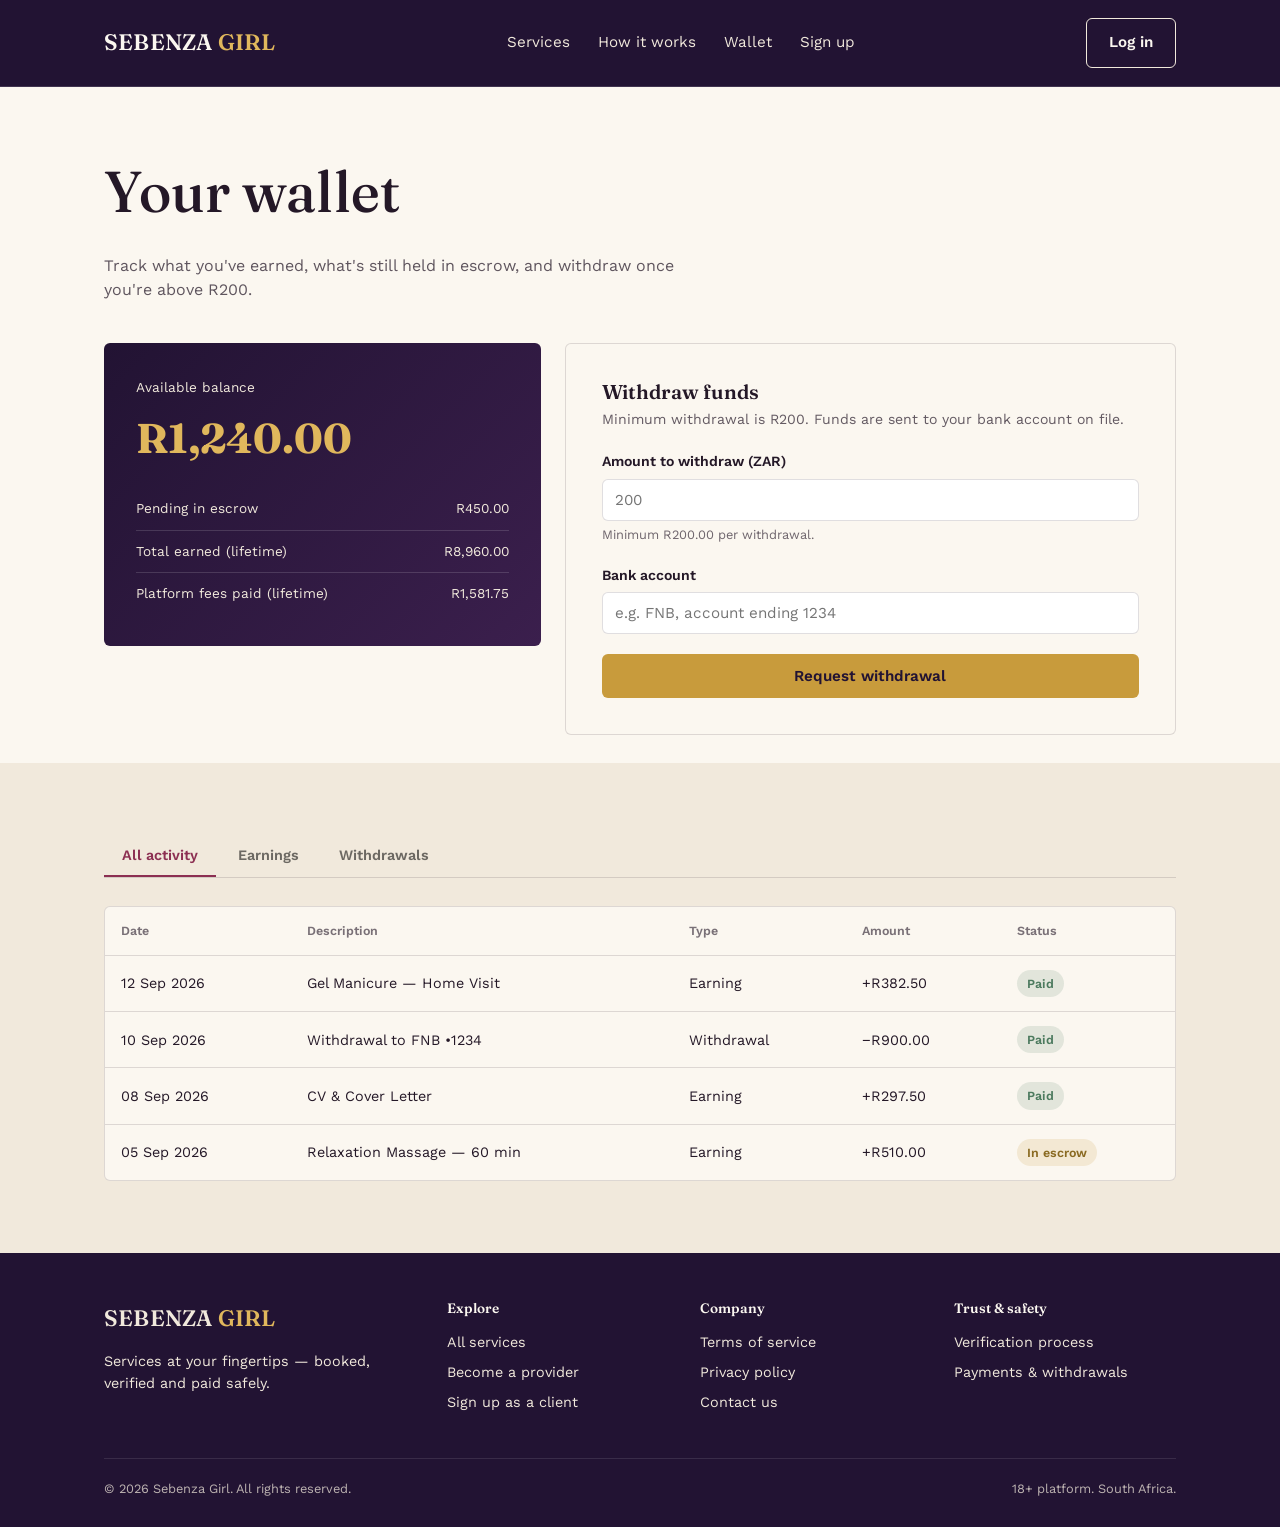
<file: wallet.html>
<!DOCTYPE html>
<html lang="en-ZA">
<head>
  <meta charset="UTF-8">
  <meta name="viewport" content="width=device-width, initial-scale=1.0">
  <title>Your Wallet | Sebenza Girl</title>
  <meta name="description" content="View your Sebenza Girl balance, withdraw your earnings, and track your transaction history. Minimum withdrawal R200.">
  <link rel="stylesheet" href="styles.css">
</head>
<body>

  <header class="site-header">
    <div class="container">
      <a href="index.html" class="logo">SEBENZA <span class="accent">GIRL</span></a>
      <ul class="nav-links" data-nav-links>
        <li><a href="services.html">Services</a></li>
        <li><a href="index.html#how-it-works">How it works</a></li>
        <li><a href="wallet.html">Wallet</a></li>
        <li><a href="register.html">Sign up</a></li>
      </ul>
      <div class="nav-actions">
        <a href="register.html" class="btn btn-outline">Log in</a>
        <button class="nav-toggle" data-nav-toggle aria-label="Toggle menu" aria-expanded="false">☰</button>
      </div>
    </div>
  </header>

  <section style="padding-bottom:28px;">
    <div class="container">
      <div class="section-head">
        <h1>Your wallet</h1>
        <p>Track what you've earned, what's still held in escrow, and withdraw once you're above R200.</p>
      </div>

      <div style="display:grid; grid-template-columns: 1fr 1.4fr; gap:24px; align-items:start;">
        <div class="balance-card" data-available-balance="1240.00">
          <span>Available balance</span>
          <strong>R1,240.00</strong>
          <div class="balance-row"><span>Pending in escrow</span><span>R450.00</span></div>
          <div class="balance-row"><span>Total earned (lifetime)</span><span>R8,960.00</span></div>
          <div class="balance-row"><span>Platform fees paid (lifetime)</span><span>R1,581.75</span></div>
        </div>

        <div class="form-shell" style="margin:0; max-width:none;">
          <h3 style="margin-bottom:6px;">Withdraw funds</h3>
          <p style="font-size:0.88rem; opacity:0.7; margin-bottom:20px;">Minimum withdrawal is R200. Funds are sent to your bank account on file.</p>

          <div id="withdraw-message" class="form-message" role="alert"></div>

          <form id="withdraw-form" novalidate>
            <div class="field">
              <label for="withdraw-amount">Amount to withdraw (ZAR)</label>
              <input type="number" id="withdraw-amount" name="withdraw-amount" min="200" step="10" placeholder="200">
              <p class="hint">Minimum R200.00 per withdrawal.</p>
            </div>
            <div class="field">
              <label for="bank-account">Bank account</label>
              <input type="text" id="bank-account" name="bank-account" placeholder="e.g. FNB, account ending 1234" required>
            </div>
            <button type="submit" class="btn btn-primary btn-block">Request withdrawal</button>
          </form>
        </div>
      </div>
    </div>
  </section>

  <section class="section-dim">
    <div class="container">
      <div class="tabs">
        <button class="tab-btn active" data-tab-btn="all">All activity</button>
        <button class="tab-btn" data-tab-btn="earnings">Earnings</button>
        <button class="tab-btn" data-tab-btn="withdrawals">Withdrawals</button>
      </div>

      <div class="tab-panel active" data-tab-panel="all">
        <div class="data-table-wrap">
          <table class="data-table">
            <thead>
              <tr><th>Date</th><th>Description</th><th>Type</th><th>Amount</th><th>Status</th></tr>
            </thead>
            <tbody>
              <tr><td>12 Sep 2026</td><td>Gel Manicure — Home Visit</td><td>Earning</td><td>+R382.50</td><td><span class="badge badge-approved">Paid</span></td></tr>
              <tr><td>10 Sep 2026</td><td>Withdrawal to FNB •1234</td><td>Withdrawal</td><td>−R900.00</td><td><span class="badge badge-approved">Paid</span></td></tr>
              <tr><td>08 Sep 2026</td><td>CV &amp; Cover Letter</td><td>Earning</td><td>+R297.50</td><td><span class="badge badge-approved">Paid</span></td></tr>
              <tr><td>05 Sep 2026</td><td>Relaxation Massage — 60 min</td><td>Earning</td><td>+R510.00</td><td><span class="badge badge-pending">In escrow</span></td></tr>
            </tbody>
          </table>
        </div>
      </div>

      <div class="tab-panel" data-tab-panel="earnings">
        <div class="data-table-wrap">
          <table class="data-table">
            <thead><tr><th>Date</th><th>Description</th><th>Amount</th><th>Status</th></tr></thead>
            <tbody>
              <tr><td>12 Sep 2026</td><td>Gel Manicure — Home Visit</td><td>+R382.50</td><td><span class="badge badge-approved">Paid</span></td></tr>
              <tr><td>08 Sep 2026</td><td>CV &amp; Cover Letter</td><td>+R297.50</td><td><span class="badge badge-approved">Paid</span></td></tr>
              <tr><td>05 Sep 2026</td><td>Relaxation Massage — 60 min</td><td>+R510.00</td><td><span class="badge badge-pending">In escrow</span></td></tr>
            </tbody>
          </table>
        </div>
      </div>

      <div class="tab-panel" data-tab-panel="withdrawals">
        <div class="data-table-wrap">
          <table class="data-table">
            <thead><tr><th>Date</th><th>Bank account</th><th>Amount</th><th>Status</th></tr></thead>
            <tbody>
              <tr><td>10 Sep 2026</td><td>FNB •1234</td><td>−R900.00</td><td><span class="badge badge-approved">Paid</span></td></tr>
            </tbody>
          </table>
        </div>
      </div>
    </div>
  </section>

  <footer class="site-footer">
    <div class="container">
      <div class="footer-grid">
        <div>
          <a href="index.html" class="logo">SEBENZA <span class="accent">GIRL</span></a>
          <p style="margin-top:14px; max-width: 40ch;">Services at your fingertips — booked, verified and paid safely.</p>
        </div>
        <div>
          <h4>Explore</h4>
          <ul>
            <li><a href="services.html">All services</a></li>
            <li><a href="register.html">Become a provider</a></li>
            <li><a href="register.html">Sign up as a client</a></li>
          </ul>
        </div>
        <div>
          <h4>Company</h4>
          <ul>
            <li><a href="terms.html">Terms of service</a></li>
            <li><a href="privacy.html">Privacy policy</a></li>
            <li><a href="contact.html">Contact us</a></li>
          </ul>
        </div>
        <div>
          <h4>Trust &amp; safety</h4>
          <ul>
            <li><a href="verify-documents.html">Verification process</a></li>
            <li><a href="wallet.html">Payments &amp; withdrawals</a></li>
          </ul>
        </div>
      </div>
      <div class="footer-bottom">
        <span>© 2026 Sebenza Girl. All rights reserved.</span>
        <span>18+ platform. South Africa.</span>
      </div>
    </div>
  </footer>

  <script src="script.js"></script>
</body>
</html>
</file>
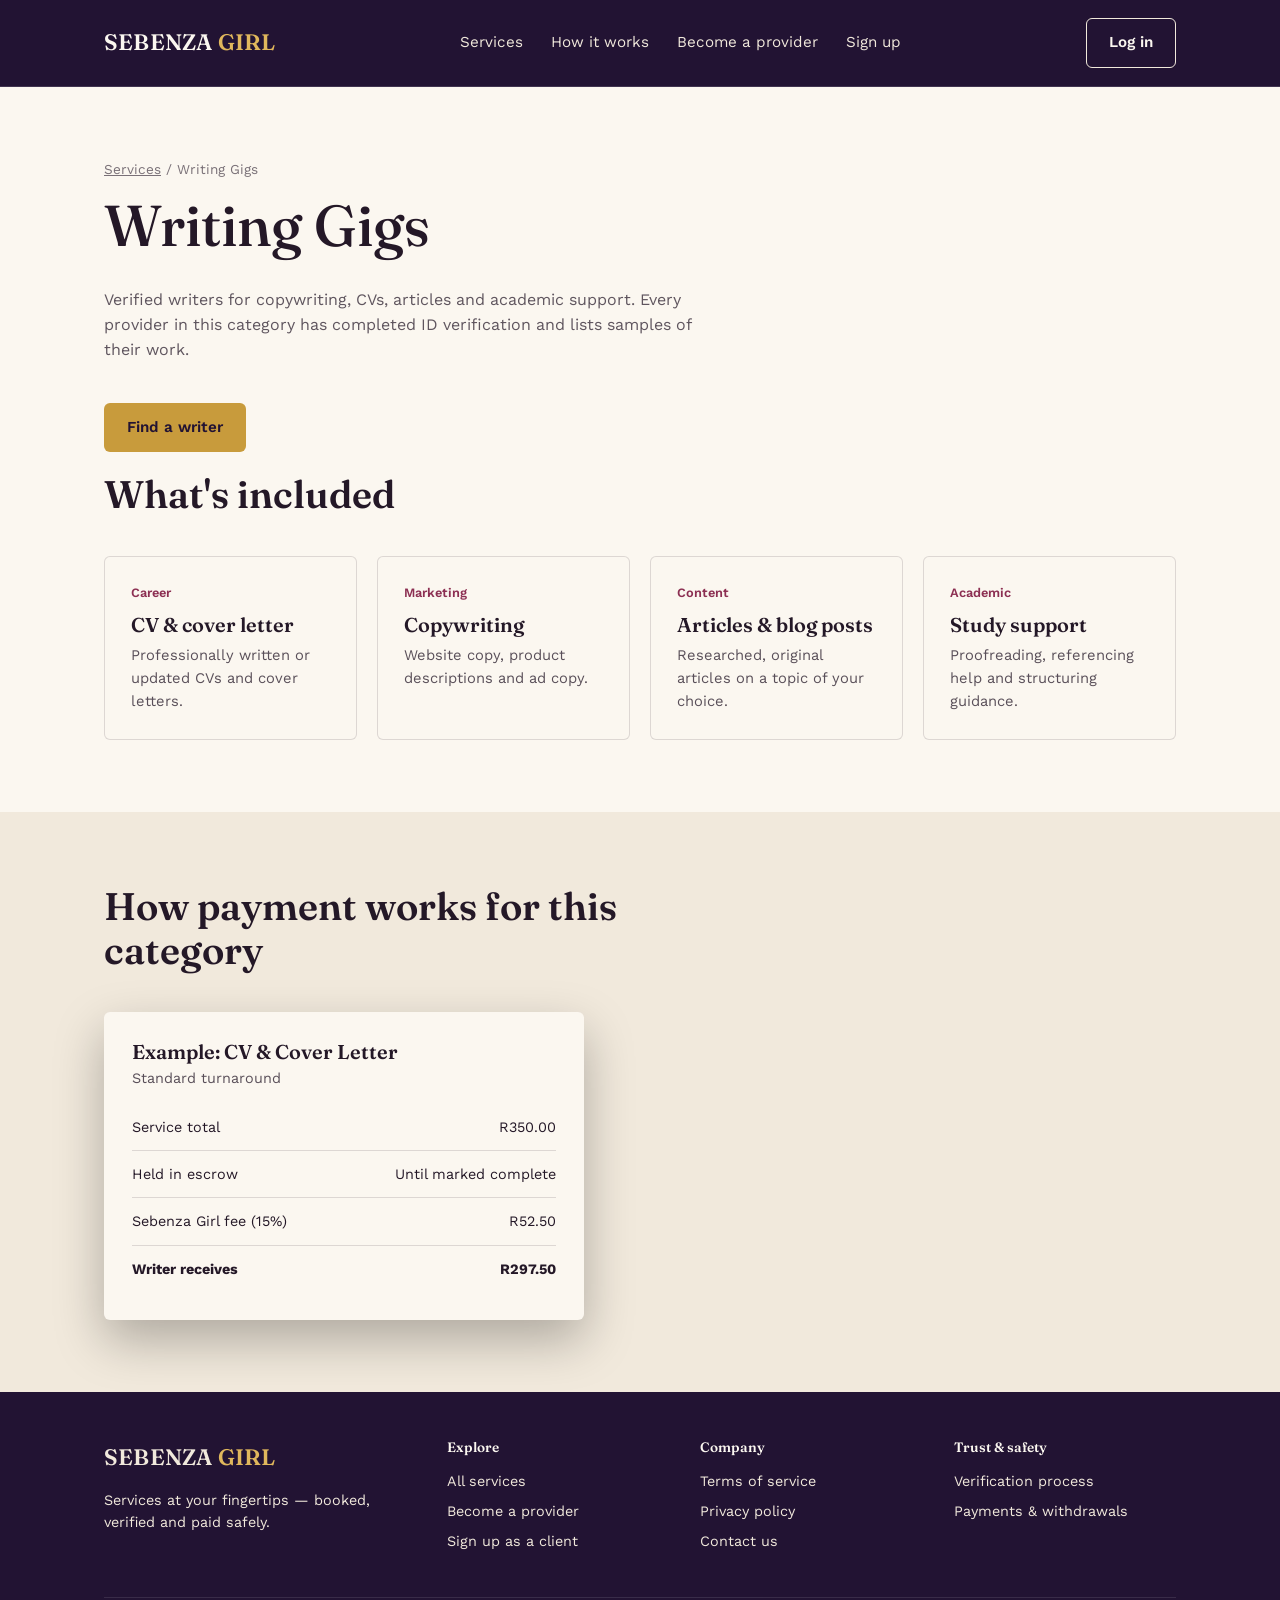
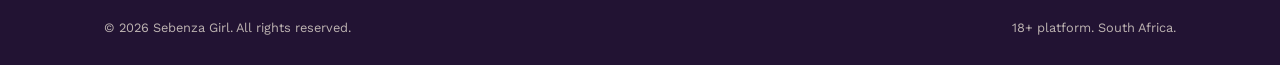
<file: writing-gigs.html>
<!DOCTYPE html>
<html lang="en-ZA">
<head>
  <meta charset="UTF-8">
  <meta name="viewport" content="width=device-width, initial-scale=1.0">
  <title>Writing Gigs | Sebenza Girl</title>
  <meta name="description" content="Book verified writers on Sebenza Girl for copywriting, CVs, articles and academic support. Paid safely, with funds held until the work is delivered.">
  <link rel="stylesheet" href="styles.css">
</head>
<body>

  <header class="site-header">
    <div class="container">
      <a href="index.html" class="logo">SEBENZA <span class="accent">GIRL</span></a>
      <ul class="nav-links" data-nav-links>
        <li><a href="services.html">Services</a></li>
        <li><a href="index.html#how-it-works">How it works</a></li>
        <li><a href="register.html">Become a provider</a></li>
        <li><a href="register.html">Sign up</a></li>
      </ul>
      <div class="nav-actions">
        <a href="register.html" class="btn btn-outline">Log in</a>
        <button class="nav-toggle" data-nav-toggle aria-label="Toggle menu" aria-expanded="false">☰</button>
      </div>
    </div>
  </header>

  <section style="padding-bottom: 20px;">
    <div class="container">
      <p style="font-size:0.85rem; opacity:0.6;"><a href="services.html">Services</a> / Writing Gigs</p>
      <div class="section-head">
        <h1>Writing Gigs</h1>
        <p>Verified writers for copywriting, CVs, articles and academic support. Every provider in this category has completed ID verification and lists samples of their work.</p>
      </div>
      <a href="register.html" class="btn btn-primary">Find a writer</a>
    </div>
  </section>

  <section style="padding-top: 0;">
    <div class="container">
      <div class="section-head">
        <h2>What's included</h2>
      </div>
      <div class="card-grid">
        <div class="category-card">
          <div class="kicker">Career</div>
          <h3>CV &amp; cover letter</h3>
          <p>Professionally written or updated CVs and cover letters.</p>
        </div>
        <div class="category-card">
          <div class="kicker">Marketing</div>
          <h3>Copywriting</h3>
          <p>Website copy, product descriptions and ad copy.</p>
        </div>
        <div class="category-card">
          <div class="kicker">Content</div>
          <h3>Articles &amp; blog posts</h3>
          <p>Researched, original articles on a topic of your choice.</p>
        </div>
        <div class="category-card">
          <div class="kicker">Academic</div>
          <h3>Study support</h3>
          <p>Proofreading, referencing help and structuring guidance.</p>
        </div>
      </div>
    </div>
  </section>

  <section class="section-dim">
    <div class="container">
      <div class="section-head">
        <h2>How payment works for this category</h2>
      </div>
      <div class="hero-card" style="max-width:480px;">
        <h3>Example: CV &amp; Cover Letter</h3>
        <p>Standard turnaround</p>
        <div class="hero-card-row"><span>Service total</span><span>R350.00</span></div>
        <div class="hero-card-row"><span>Held in escrow</span><span>Until marked complete</span></div>
        <div class="hero-card-row"><span>Sebenza Girl fee (15%)</span><span>R52.50</span></div>
        <div class="hero-card-row"><span><strong>Writer receives</strong></span><span><strong>R297.50</strong></span></div>
      </div>
    </div>
  </section>

  <footer class="site-footer">
    <div class="container">
      <div class="footer-grid">
        <div>
          <a href="index.html" class="logo">SEBENZA <span class="accent">GIRL</span></a>
          <p style="margin-top:14px; max-width: 40ch;">Services at your fingertips — booked, verified and paid safely.</p>
        </div>
        <div>
          <h4>Explore</h4>
          <ul>
            <li><a href="services.html">All services</a></li>
            <li><a href="register.html">Become a provider</a></li>
            <li><a href="register.html">Sign up as a client</a></li>
          </ul>
        </div>
        <div>
          <h4>Company</h4>
          <ul>
            <li><a href="terms.html">Terms of service</a></li>
            <li><a href="privacy.html">Privacy policy</a></li>
            <li><a href="contact.html">Contact us</a></li>
          </ul>
        </div>
        <div>
          <h4>Trust &amp; safety</h4>
          <ul>
            <li><a href="verify-documents.html">Verification process</a></li>
            <li><a href="wallet.html">Payments &amp; withdrawals</a></li>
          </ul>
        </div>
      </div>
      <div class="footer-bottom">
        <span>© 2026 Sebenza Girl. All rights reserved.</span>
        <span>18+ platform. South Africa.</span>
      </div>
    </div>
  </footer>

  <script src="script.js"></script>
</body>
</html>
</file>
<file: styles.css>
/* ==========================================================================
   Sebenza Girl — shared stylesheet
   ========================================================================== */

@import url('https://fonts.googleapis.com/css2?family=Fraunces:opsz,wght@9..144,400;9..144,500;9..144,600;9..144,700&family=Work+Sans:wght@400;500;600;700&display=swap');

:root {
  /* Color */
  --ink: #241827;
  --plum: #3B1F4D;
  --plum-deep: #221333;
  --paper: #FBF7F0;
  --paper-dim: #F1E9DC;
  --gold: #C89B3C;
  --gold-bright: #E0B75C;
  --berry: #8C2F52;
  --line: rgba(255, 255, 255, 0.14);
  --line-dark: rgba(36, 24, 39, 0.14);
  --success: #4C7A5E;
  --error: #B3453E;

  /* Type */
  --font-display: 'Fraunces', Georgia, 'Times New Roman', serif;
  --font-body: 'Work Sans', -apple-system, BlinkMacSystemFont, 'Segoe UI', sans-serif;

  /* Layout */
  --max-width: 1120px;
  --radius: 6px;
}

* { box-sizing: border-box; }

html {
  scroll-behavior: smooth;
}

body {
  margin: 0;
  font-family: var(--font-body);
  color: var(--ink);
  background: var(--paper);
  line-height: 1.55;
  -webkit-font-smoothing: antialiased;
}

img { max-width: 100%; display: block; }

a { color: inherit; }

h1, h2, h3, h4 {
  font-family: var(--font-display);
  margin: 0 0 0.5em;
  line-height: 1.15;
  font-weight: 600;
  color: var(--ink);
}

h1 { font-size: clamp(2.2rem, 5vw, 3.6rem); font-weight: 500; }
h2 { font-size: clamp(1.6rem, 3vw, 2.4rem); }
h3 { font-size: 1.25rem; }

p { margin: 0 0 1em; max-width: 62ch; }

.container {
  max-width: var(--max-width);
  margin: 0 auto;
  padding: 0 24px;
}

/* Focus visibility */
a:focus-visible,
button:focus-visible,
input:focus-visible,
select:focus-visible,
textarea:focus-visible {
  outline: 3px solid var(--gold);
  outline-offset: 2px;
}

@media (prefers-reduced-motion: reduce) {
  html { scroll-behavior: auto; }
  * { animation-duration: 0.001ms !important; transition-duration: 0.001ms !important; }
}

/* --------------------------------------------------------------------------
   Header / nav
   -------------------------------------------------------------------------- */

.site-header {
  background: var(--plum-deep);
  color: var(--paper);
  border-bottom: 1px solid var(--line);
}

.site-header .container {
  display: flex;
  align-items: center;
  justify-content: space-between;
  padding-top: 18px;
  padding-bottom: 18px;
}

.logo {
  font-family: var(--font-display);
  font-size: 1.4rem;
  font-weight: 600;
  color: var(--paper);
  text-decoration: none;
  letter-spacing: 0.01em;
}

.logo .accent { color: var(--gold-bright); }

.nav-links {
  display: flex;
  gap: 28px;
  list-style: none;
  margin: 0;
  padding: 0;
}

.nav-links a {
  text-decoration: none;
  color: var(--paper-dim);
  font-size: 0.95rem;
  transition: color 0.15s ease;
}

.nav-links a:hover { color: var(--gold-bright); }

.nav-actions { display: flex; gap: 12px; align-items: center; }

.nav-toggle {
  display: none;
  background: none;
  border: 1px solid var(--line);
  border-radius: var(--radius);
  color: var(--paper);
  padding: 8px 10px;
  font-size: 1rem;
}

@media (max-width: 760px) {
  .nav-links {
    display: none;
    position: absolute;
    top: 66px;
    left: 0;
    right: 0;
    background: var(--plum-deep);
    flex-direction: column;
    gap: 0;
    padding: 8px 24px 20px;
    border-bottom: 1px solid var(--line);
  }
  .nav-links.open { display: flex; }
  .nav-links li { padding: 10px 0; border-top: 1px solid var(--line); }
  .nav-toggle { display: inline-block; }
  .site-header { position: relative; }
}

/* --------------------------------------------------------------------------
   Buttons
   -------------------------------------------------------------------------- */

.btn {
  display: inline-block;
  font-family: var(--font-body);
  font-weight: 600;
  font-size: 0.95rem;
  padding: 12px 22px;
  border-radius: var(--radius);
  text-decoration: none;
  border: 1px solid transparent;
  cursor: pointer;
  transition: transform 0.12s ease, background 0.15s ease;
}

.btn-primary {
  background: var(--gold);
  color: var(--plum-deep);
}
.btn-primary:hover { background: var(--gold-bright); }

.btn-outline {
  background: transparent;
  border-color: var(--paper-dim);
  color: var(--paper);
}
.btn-outline:hover { border-color: var(--gold-bright); color: var(--gold-bright); }

.btn-dark {
  background: var(--ink);
  color: var(--paper);
}
.btn-dark:hover { background: var(--plum); }

.btn-block { display: block; width: 100%; text-align: center; }

/* --------------------------------------------------------------------------
   Hero
   -------------------------------------------------------------------------- */

.hero {
  background: linear-gradient(180deg, var(--plum-deep) 0%, var(--plum) 100%);
  color: var(--paper);
  padding: 72px 0 88px;
}

.hero .container {
  display: grid;
  grid-template-columns: 1.1fr 0.9fr;
  gap: 48px;
  align-items: center;
}

@media (max-width: 860px) {
  .hero .container { grid-template-columns: 1fr; }
}

.hero h1 { color: var(--paper); }
.hero .lede { color: var(--paper-dim); font-size: 1.1rem; max-width: 46ch; }

.hero-actions { display: flex; gap: 14px; margin-top: 28px; flex-wrap: wrap; }

.hero-stats {
  display: flex;
  gap: 28px;
  margin-top: 44px;
  flex-wrap: wrap;
}

.hero-stats div { min-width: 110px; }

.hero-stats strong {
  display: block;
  font-family: var(--font-display);
  font-size: 1.8rem;
  color: var(--gold-bright);
}

.hero-stats span { font-size: 0.85rem; color: var(--paper-dim); }

.hero-card {
  background: var(--paper);
  color: var(--ink);
  border-radius: var(--radius);
  padding: 28px;
  box-shadow: 0 20px 50px rgba(0,0,0,0.28);
}

.hero-card h3 { margin-bottom: 4px; }
.hero-card p { font-size: 0.9rem; color: var(--ink); opacity: 0.75; }

.hero-card-row {
  display: flex;
  justify-content: space-between;
  padding: 12px 0;
  border-top: 1px solid var(--line-dark);
  font-size: 0.9rem;
}
.hero-card-row:first-of-type { border-top: none; }

/* --------------------------------------------------------------------------
   Sections
   -------------------------------------------------------------------------- */

section { padding: 72px 0; }

.section-dim { background: var(--paper-dim); }

.section-dark {
  background: var(--ink);
  color: var(--paper);
}
.section-dark h2, .section-dark h3 { color: var(--paper); }
.section-dark p { color: var(--paper-dim); }

.section-head {
  max-width: 640px;
  margin-bottom: 40px;
}

.section-head p { color: var(--ink); opacity: 0.72; }

/* --------------------------------------------------------------------------
   Category / service cards
   -------------------------------------------------------------------------- */

.card-grid {
  display: grid;
  grid-template-columns: repeat(auto-fit, minmax(240px, 1fr));
  gap: 20px;
}

.category-card {
  background: var(--paper);
  border: 1px solid var(--line-dark);
  border-radius: var(--radius);
  padding: 26px;
  text-decoration: none;
  display: block;
  transition: border-color 0.15s ease, transform 0.15s ease;
}

.category-card:hover {
  border-color: var(--gold);
  transform: translateY(-3px);
}

.category-card .kicker {
  font-size: 0.8rem;
  color: var(--berry);
  font-weight: 600;
  margin-bottom: 10px;
}

.category-card h3 { margin-bottom: 8px; }
.category-card p { font-size: 0.92rem; opacity: 0.75; margin-bottom: 0; }

/* --------------------------------------------------------------------------
   How it works / steps
   -------------------------------------------------------------------------- */

.steps {
  display: grid;
  grid-template-columns: repeat(auto-fit, minmax(220px, 1fr));
  gap: 28px;
  counter-reset: step;
}

.step {
  border-top: 2px solid var(--gold);
  padding-top: 16px;
}

.step .num {
  font-family: var(--font-display);
  font-size: 2rem;
  color: var(--gold);
  display: block;
  margin-bottom: 8px;
}

/* --------------------------------------------------------------------------
   Forms
   -------------------------------------------------------------------------- */

.form-shell {
  max-width: 560px;
  margin: 0 auto;
  background: var(--paper);
  border: 1px solid var(--line-dark);
  border-radius: var(--radius);
  padding: 36px;
}

.field { margin-bottom: 20px; }

.field label {
  display: block;
  font-size: 0.88rem;
  font-weight: 600;
  margin-bottom: 6px;
}

.field .hint {
  font-size: 0.8rem;
  opacity: 0.65;
  margin-top: 4px;
}

input[type="text"],
input[type="email"],
input[type="tel"],
input[type="password"],
input[type="date"],
input[type="number"],
select,
textarea {
  width: 100%;
  font-family: var(--font-body);
  font-size: 0.95rem;
  padding: 11px 12px;
  border: 1px solid var(--line-dark);
  border-radius: var(--radius);
  background: #fff;
  color: var(--ink);
}

textarea { resize: vertical; min-height: 100px; }

.role-toggle {
  display: flex;
  border: 1px solid var(--line-dark);
  border-radius: var(--radius);
  overflow: hidden;
  margin-bottom: 24px;
}

.role-toggle button {
  flex: 1;
  padding: 12px;
  background: #fff;
  border: none;
  font-family: var(--font-body);
  font-weight: 600;
  font-size: 0.9rem;
  cursor: pointer;
  color: var(--ink);
  opacity: 0.55;
}

.role-toggle button.active {
  background: var(--plum-deep);
  color: var(--paper);
  opacity: 1;
}

.form-message {
  border-radius: var(--radius);
  padding: 12px 14px;
  font-size: 0.88rem;
  margin-bottom: 20px;
  display: none;
}

.form-message.show { display: block; }
.form-message.error { background: rgba(179, 69, 62, 0.12); color: var(--error); border: 1px solid rgba(179, 69, 62, 0.3); }
.form-message.success { background: rgba(76, 122, 94, 0.12); color: var(--success); border: 1px solid rgba(76, 122, 94, 0.3); }

[data-role-fields] { display: none; }
[data-role-fields].active { display: block; }

/* --------------------------------------------------------------------------
   Trust / verification strip
   -------------------------------------------------------------------------- */

.trust-strip {
  display: grid;
  grid-template-columns: repeat(auto-fit, minmax(200px, 1fr));
  gap: 24px;
  border-top: 1px solid var(--line-dark);
  border-bottom: 1px solid var(--line-dark);
  padding: 28px 0;
  margin: 48px 0;
}

.trust-strip div strong {
  display: block;
  font-family: var(--font-display);
  font-size: 1.1rem;
  margin-bottom: 4px;
}

.trust-strip div span { font-size: 0.85rem; opacity: 0.7; }

/* --------------------------------------------------------------------------
   Footer
   -------------------------------------------------------------------------- */

.site-footer {
  background: var(--plum-deep);
  color: var(--paper-dim);
  padding: 48px 0 28px;
  font-size: 0.9rem;
}

.footer-grid {
  display: grid;
  grid-template-columns: 1.4fr repeat(3, 1fr);
  gap: 32px;
  margin-bottom: 36px;
}

@media (max-width: 700px) {
  .footer-grid { grid-template-columns: 1fr 1fr; }
}

.footer-grid h4 {
  color: var(--paper);
  font-size: 0.85rem;
  text-transform: none;
  margin-bottom: 14px;
}

.footer-grid ul { list-style: none; margin: 0; padding: 0; }
.footer-grid li { margin-bottom: 8px; }
.footer-grid a { text-decoration: none; color: var(--paper-dim); }
.footer-grid a:hover { color: var(--gold-bright); }

.footer-bottom {
  border-top: 1px solid var(--line);
  padding-top: 20px;
  display: flex;
  justify-content: space-between;
  flex-wrap: wrap;
  gap: 12px;
  font-size: 0.8rem;
  opacity: 0.75;
}

/* --------------------------------------------------------------------------
   Status badges
   -------------------------------------------------------------------------- */

.badge {
  display: inline-block;
  font-size: 0.78rem;
  font-weight: 600;
  padding: 4px 10px;
  border-radius: 999px;
}

.badge-pending { background: rgba(200, 155, 60, 0.16); color: #8A6A22; }
.badge-approved { background: rgba(76, 122, 94, 0.14); color: var(--success); }
.badge-rejected { background: rgba(179, 69, 62, 0.14); color: var(--error); }
.badge-not-started { background: rgba(36, 24, 39, 0.08); color: var(--ink); opacity: 0.65; }

/* --------------------------------------------------------------------------
   Stat cards
   -------------------------------------------------------------------------- */

.stat-grid {
  display: grid;
  grid-template-columns: repeat(auto-fit, minmax(200px, 1fr));
  gap: 20px;
  margin-bottom: 40px;
}

.stat-card {
  background: var(--paper);
  border: 1px solid var(--line-dark);
  border-radius: var(--radius);
  padding: 22px;
}

.stat-card span {
  display: block;
  font-size: 0.82rem;
  opacity: 0.65;
  margin-bottom: 6px;
}

.stat-card strong {
  font-family: var(--font-display);
  font-size: 1.9rem;
  display: block;
}

.stat-card strong.gold { color: var(--berry); }

/* --------------------------------------------------------------------------
   File upload
   -------------------------------------------------------------------------- */

.upload-box {
  border: 1.5px dashed var(--line-dark);
  border-radius: var(--radius);
  padding: 28px;
  text-align: center;
  background: #fff;
  cursor: pointer;
  transition: border-color 0.15s ease;
}

.upload-box:hover,
.upload-box.has-file {
  border-color: var(--gold);
}

.upload-box input[type="file"] {
  display: none;
}

.upload-box .upload-label {
  font-weight: 600;
  font-size: 0.92rem;
  margin-bottom: 4px;
}

.upload-box .upload-hint {
  font-size: 0.8rem;
  opacity: 0.6;
}

.upload-box .file-name {
  margin-top: 10px;
  font-size: 0.85rem;
  color: var(--success);
  font-weight: 600;
  display: none;
}

.upload-box.has-file .file-name { display: block; }

/* --------------------------------------------------------------------------
   Data tables
   -------------------------------------------------------------------------- */

.data-table-wrap {
  overflow-x: auto;
  border: 1px solid var(--line-dark);
  border-radius: var(--radius);
  background: var(--paper);
}

table.data-table {
  width: 100%;
  border-collapse: collapse;
  font-size: 0.9rem;
  min-width: 560px;
}

.data-table th,
.data-table td {
  text-align: left;
  padding: 14px 16px;
  border-bottom: 1px solid var(--line-dark);
  white-space: nowrap;
}

.data-table th {
  font-size: 0.78rem;
  text-transform: none;
  opacity: 0.6;
  font-weight: 600;
}

.data-table tr:last-child td { border-bottom: none; }

.data-table .btn { padding: 7px 14px; font-size: 0.82rem; }

/* --------------------------------------------------------------------------
   Balance card
   -------------------------------------------------------------------------- */

.balance-card {
  background: linear-gradient(135deg, var(--plum-deep), var(--plum));
  color: var(--paper);
  border-radius: var(--radius);
  padding: 32px;
}

.balance-card span { font-size: 0.85rem; color: var(--paper-dim); }

.balance-card strong {
  display: block;
  font-family: var(--font-display);
  font-size: 2.6rem;
  color: var(--gold-bright);
  margin: 6px 0 18px;
}

.balance-row {
  display: flex;
  justify-content: space-between;
  padding: 10px 0;
  border-top: 1px solid var(--line);
  font-size: 0.88rem;
}
.balance-row:first-of-type { border-top: none; }

.tabs {
  display: flex;
  gap: 4px;
  border-bottom: 1px solid var(--line-dark);
  margin-bottom: 28px;
}

.tab-btn {
  background: none;
  border: none;
  padding: 12px 18px;
  font-family: var(--font-body);
  font-weight: 600;
  font-size: 0.9rem;
  opacity: 0.55;
  cursor: pointer;
  border-bottom: 2px solid transparent;
}

.tab-btn.active {
  opacity: 1;
  color: var(--berry);
  border-bottom-color: var(--berry);
}

.tab-panel { display: none; }
.tab-panel.active { display: block; }
</file>
